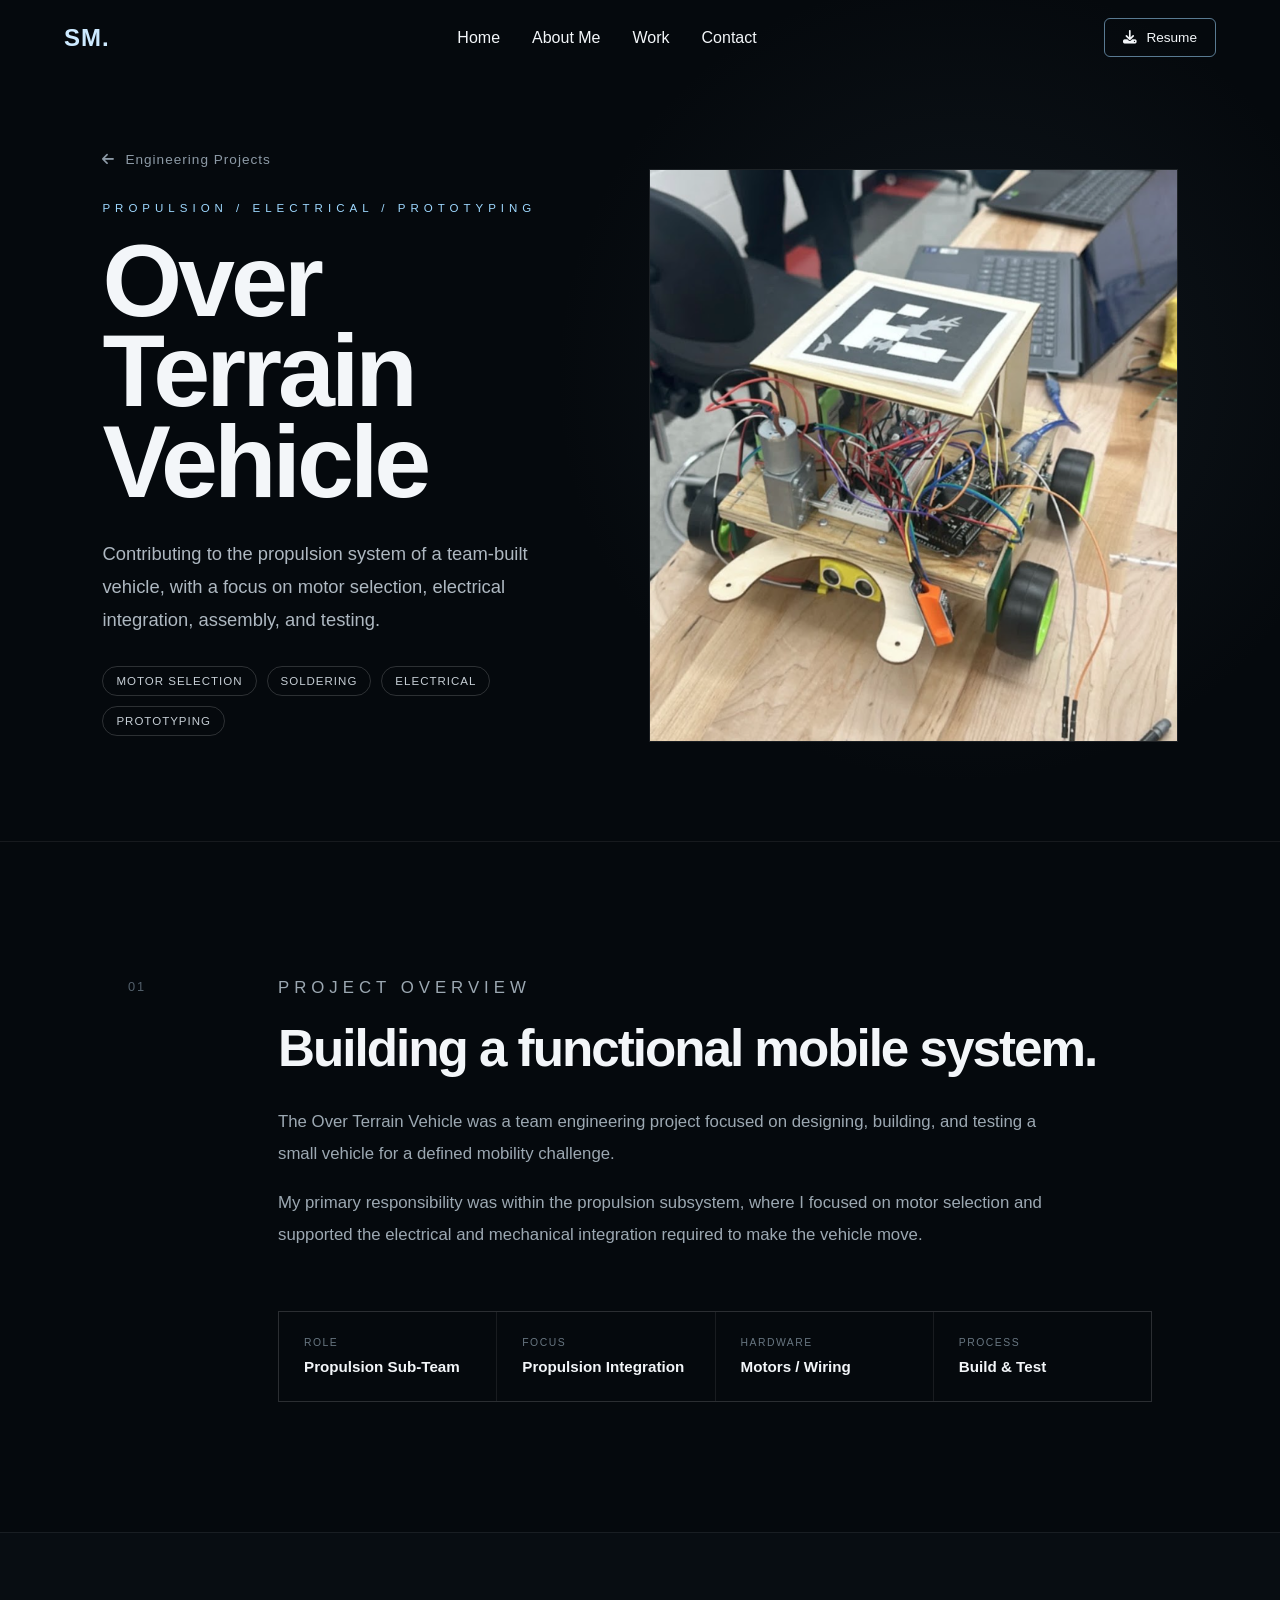
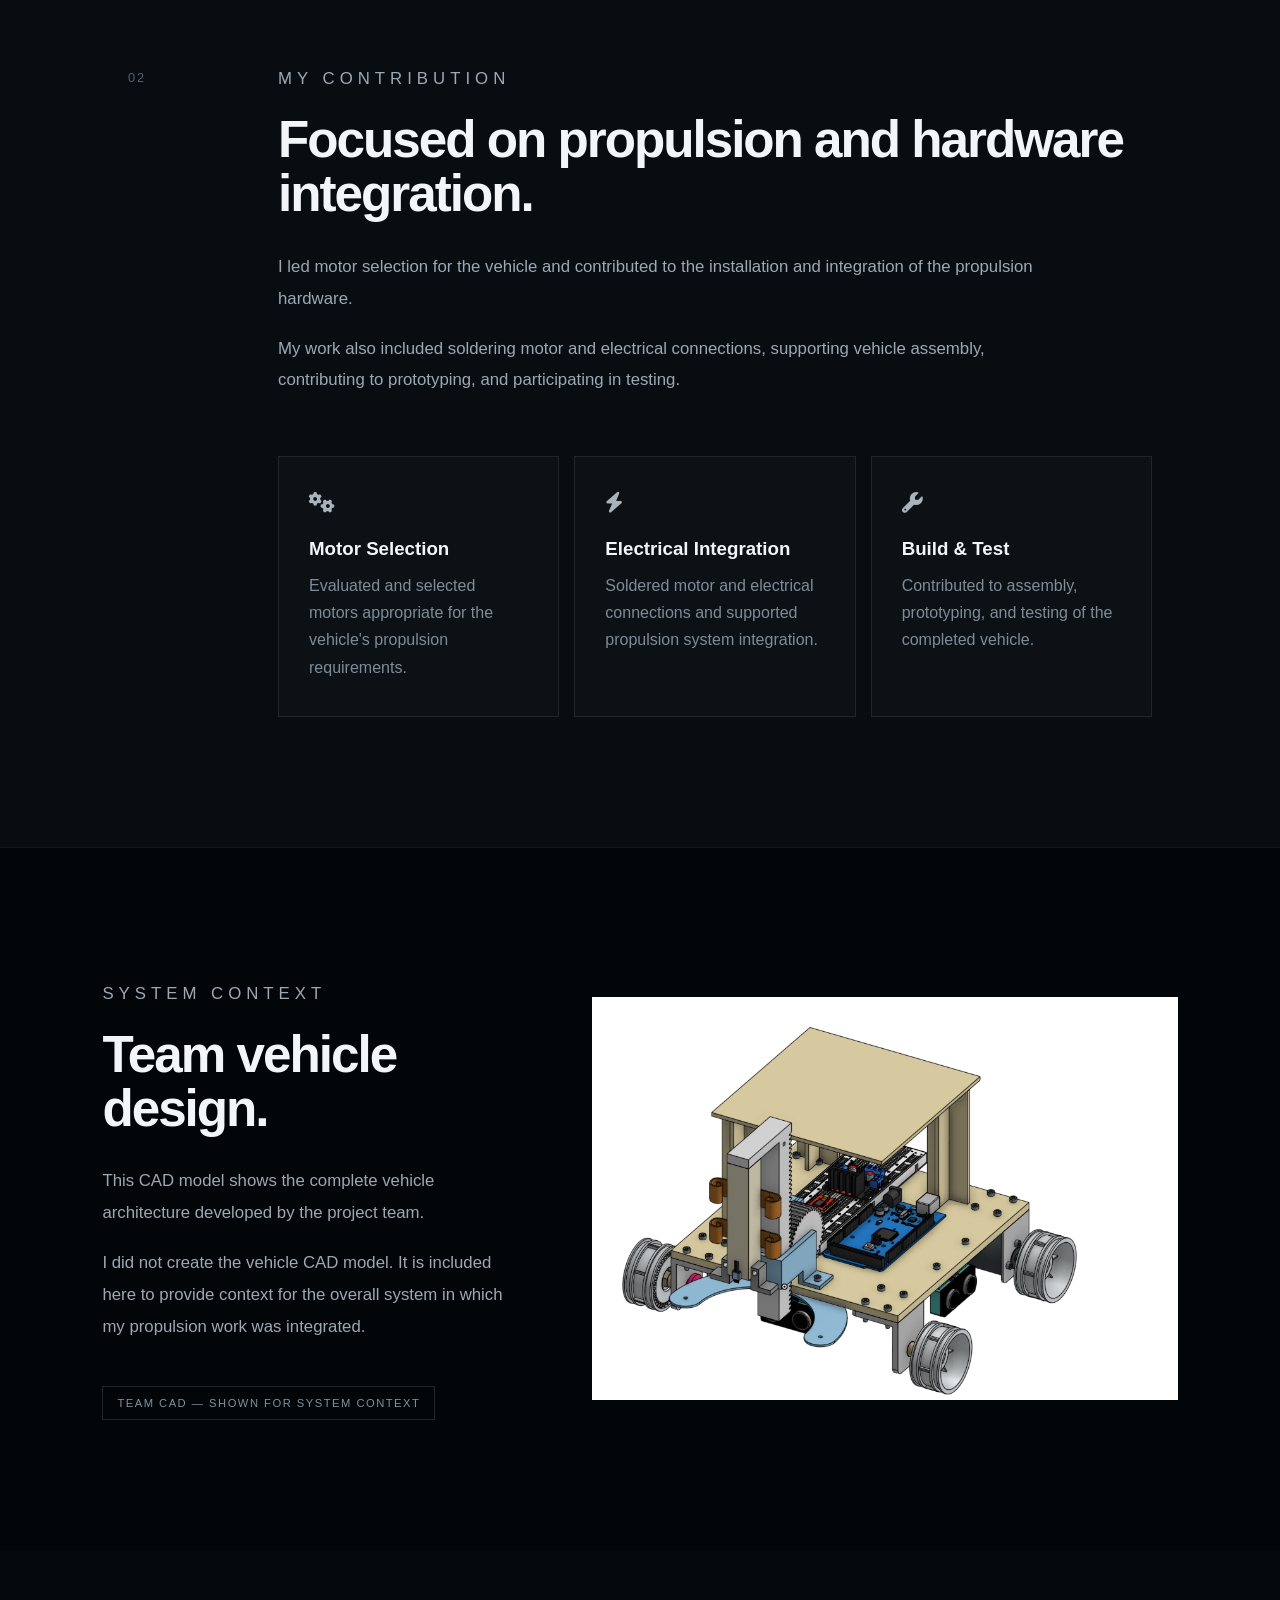
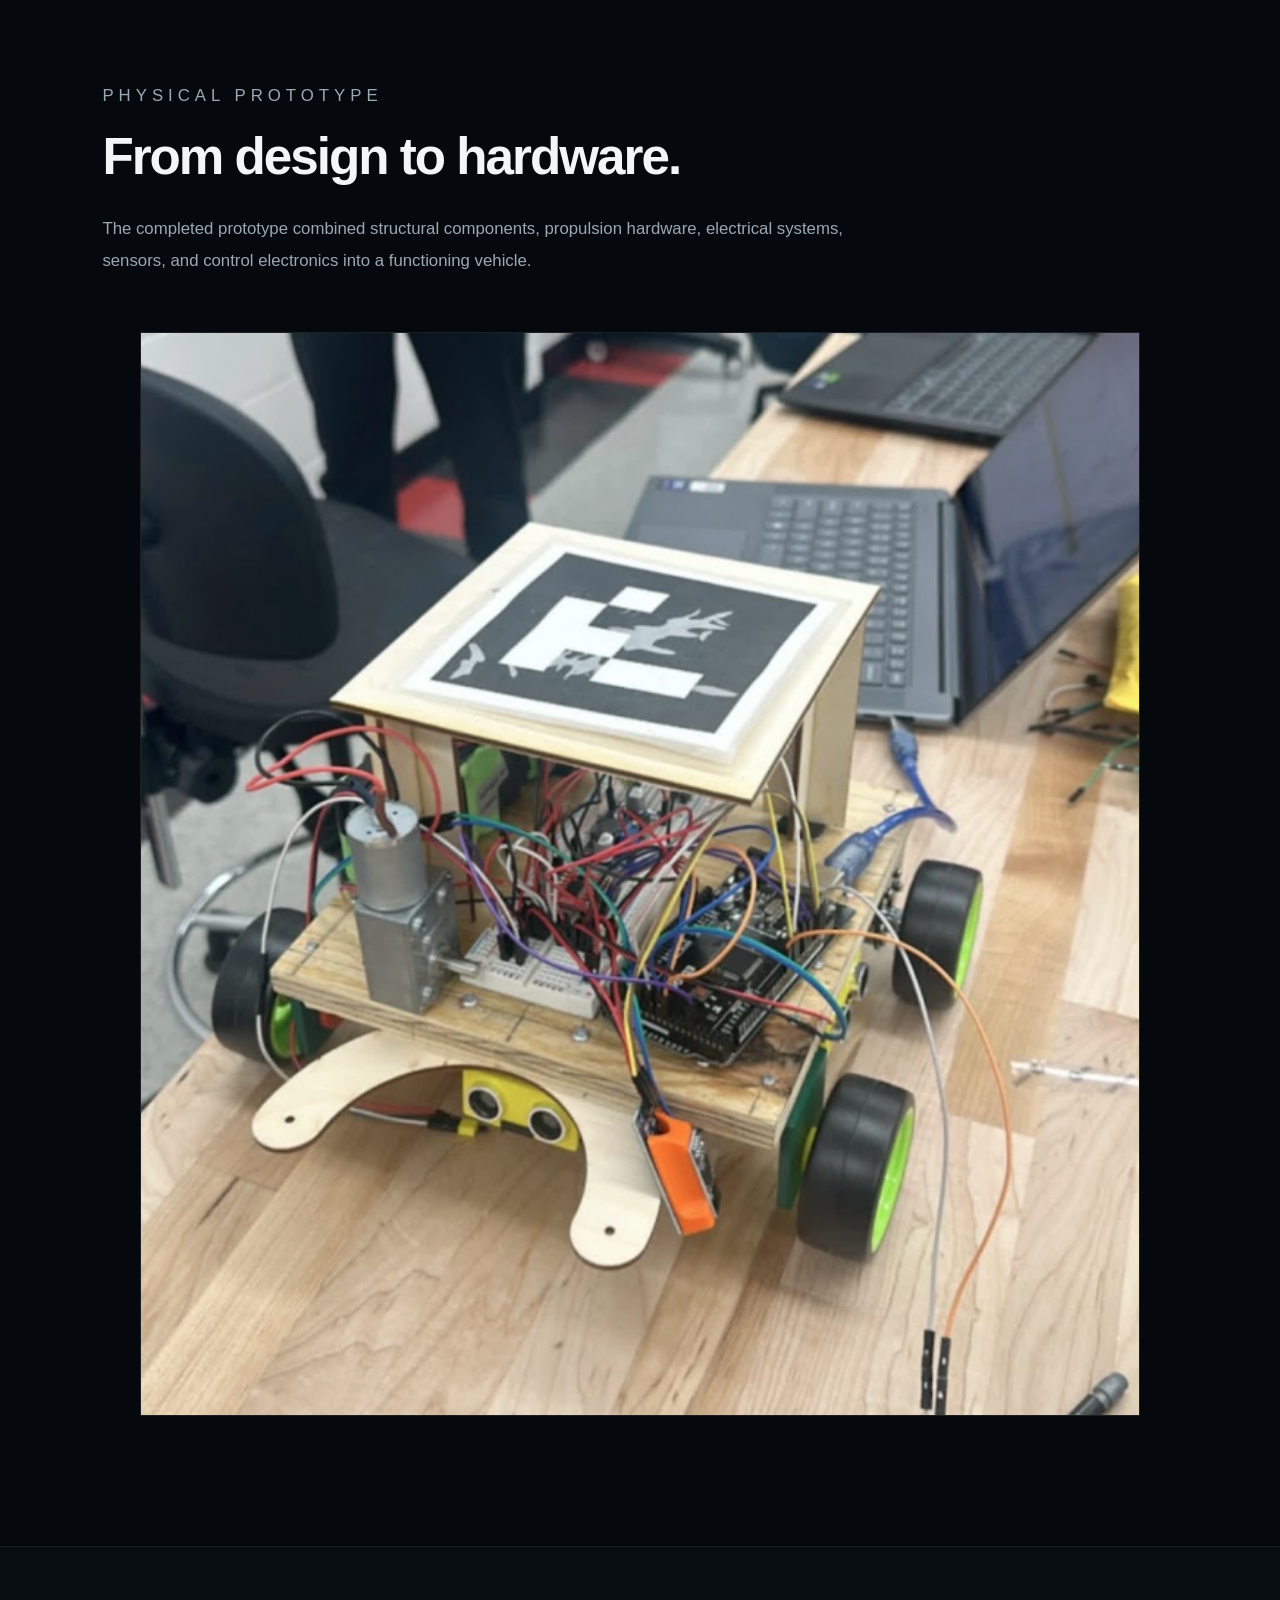
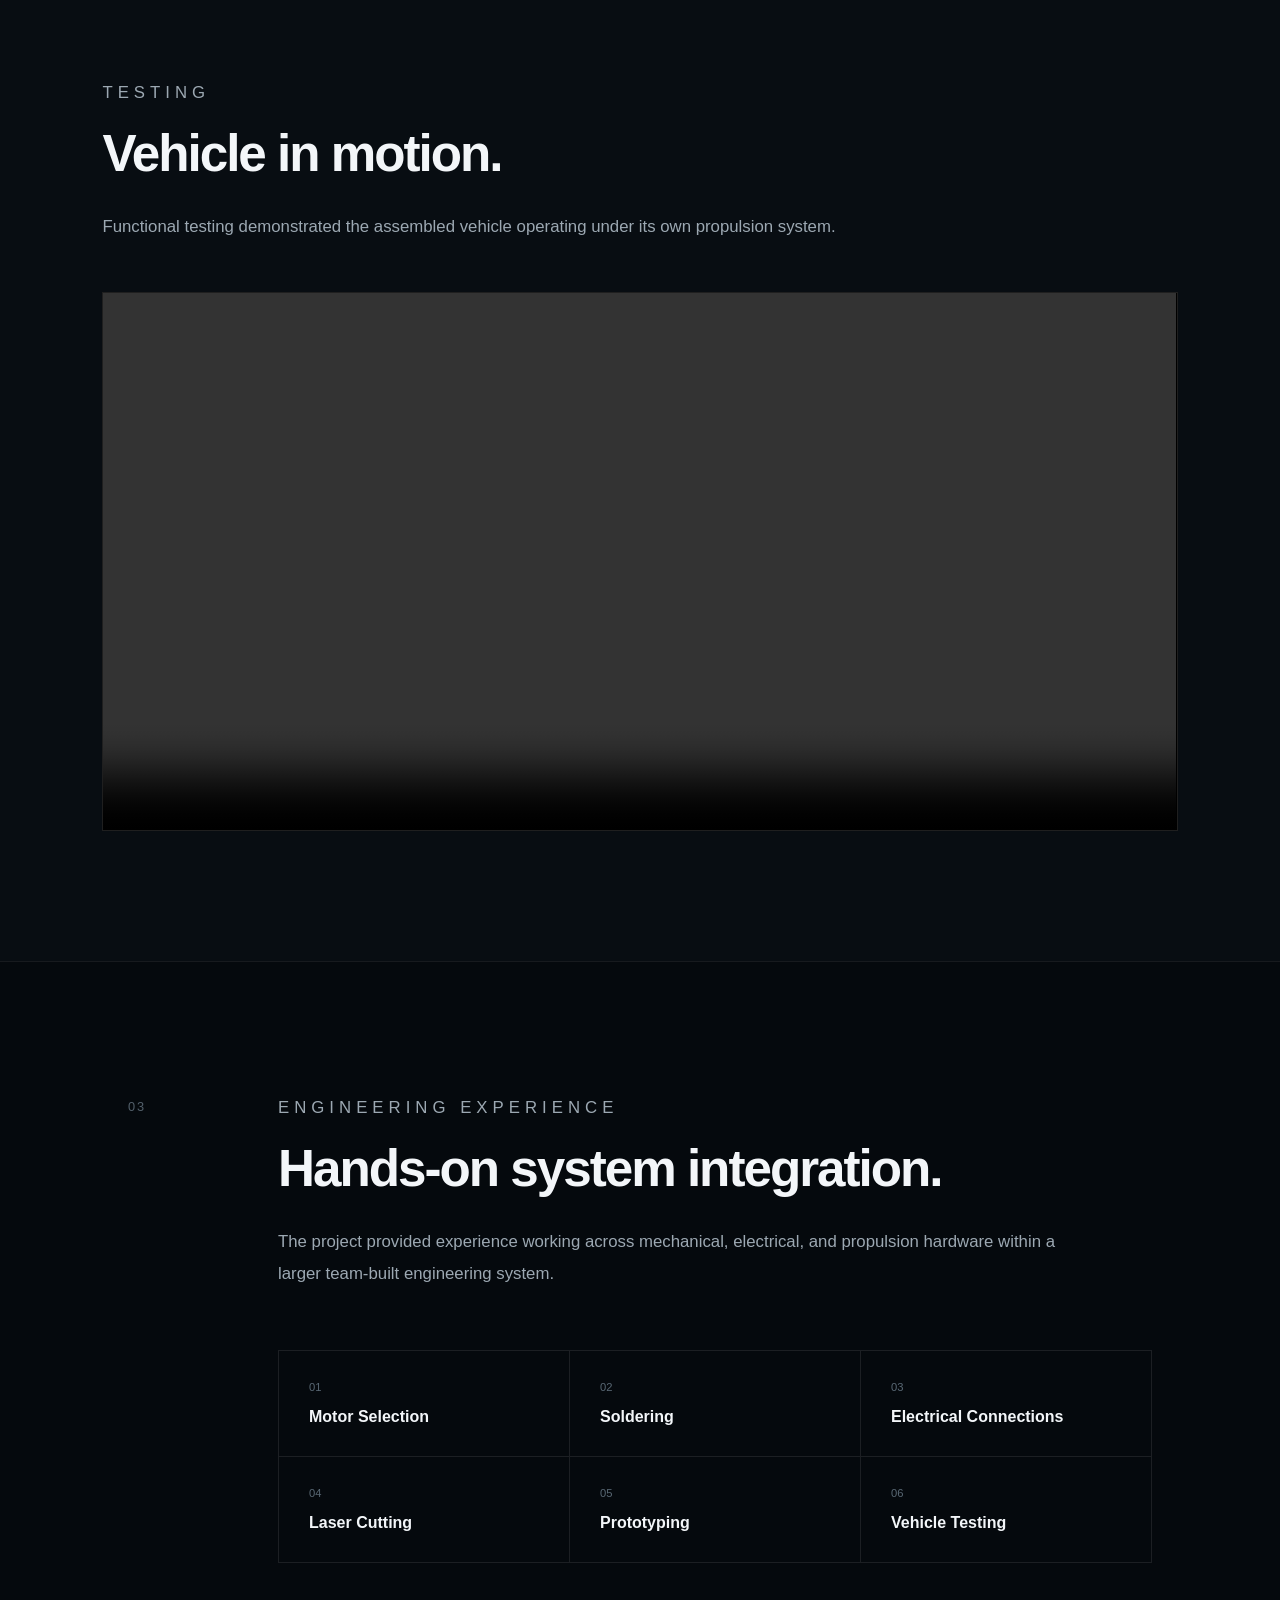
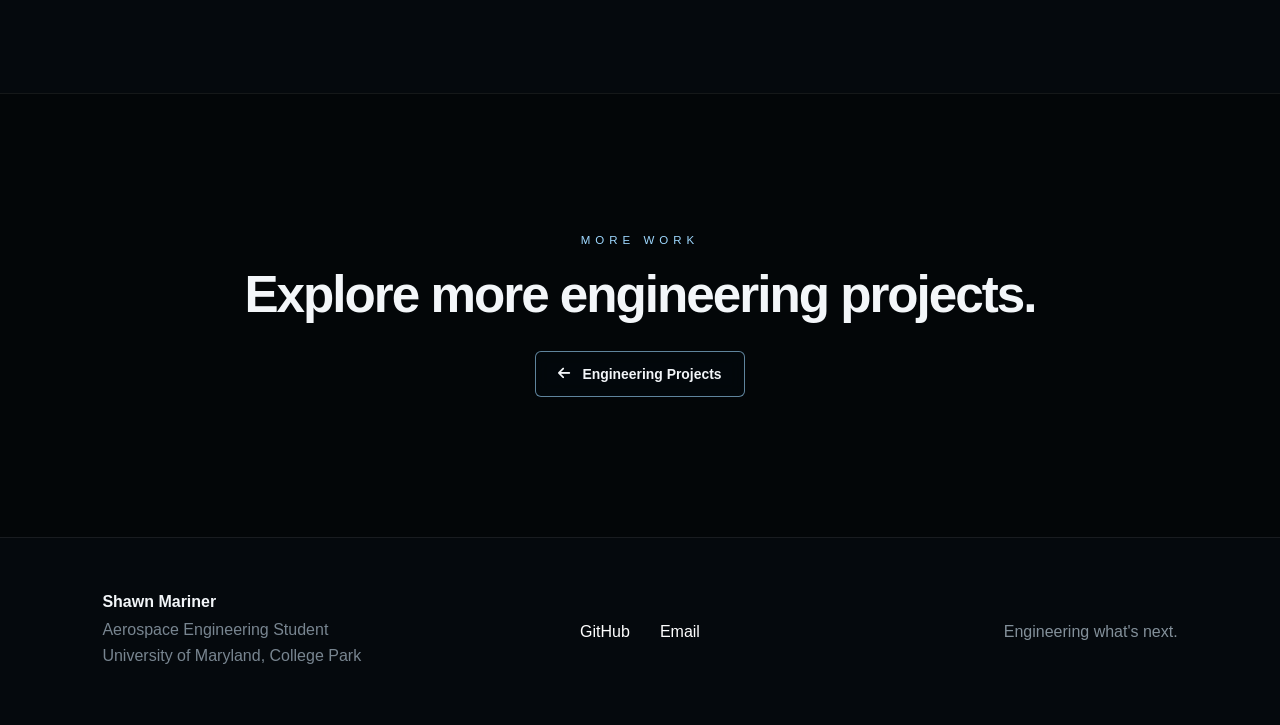
<file: over-terrain-vehicle.html>
<!DOCTYPE html>
<html lang="en">
<head>
    <meta charset="UTF-8">
    <meta name="viewport" content="width=device-width, initial-scale=1.0">

    <title>Over Terrain Vehicle | Shawn Mariner</title>

    <link rel="stylesheet" href="style.css">

    <link rel="stylesheet"
          href="https://cdnjs.cloudflare.com/ajax/libs/font-awesome/6.5.0/css/all.min.css">
</head>

<body>

<header class="navbar">

    <a href="index.html" class="logo">SM<span>.</span></a>

    <nav>
        <a href="index.html">Home</a>
        <a href="index.html#about">About Me</a>
        <a href="projects.html" class="active">Work</a>
        <a href="index.html#contact">Contact</a>
    </nav>

    <a href="Shawn_Mariner_Resume_2026.pdf"
       class="resume-button"
       target="_blank">
        <i class="fa-solid fa-download"></i>
        Resume
    </a>

</header>


<!-- ================= HERO ================= -->

<section class="otv-hero">

    <div class="otv-hero-text reveal">

        <a href="projects.html" class="back-link">
            <i class="fa-solid fa-arrow-left"></i>
            Engineering Projects
        </a>

        <p class="eyebrow">
            PROPULSION / ELECTRICAL / PROTOTYPING
        </p>

        <h1>
            Over Terrain<br>Vehicle
        </h1>

        <p class="otv-intro">
            Contributing to the propulsion system of a team-built vehicle,
            with a focus on motor selection, electrical integration,
            assembly, and testing.
        </p>

        <div class="project-tags">
            <span>Motor Selection</span>
            <span>Soldering</span>
            <span>Electrical</span>
            <span>Prototyping</span>
        </div>

    </div>


    <div class="otv-hero-image reveal">

        <img
            src="bf822329-883f-47c8-8b30-da67b850ad04.png"
            alt="Built Over Terrain Vehicle prototype">

    </div>

</section>


<!-- ================= OVERVIEW ================= -->

<section class="otv-section">

    <div class="otv-section-number">01</div>

    <div class="otv-section-content reveal">

        <p class="eyebrow">PROJECT OVERVIEW</p>

        <h2>Building a functional mobile system.</h2>

        <p>
            The Over Terrain Vehicle was a team engineering project focused
            on designing, building, and testing a small vehicle for a defined
            mobility challenge.
        </p>

        <p>
            My primary responsibility was within the propulsion subsystem,
            where I focused on motor selection and supported the electrical
            and mechanical integration required to make the vehicle move.
        </p>


        <div class="otv-info-grid">

            <div>
                <span>ROLE</span>
                <strong>Propulsion Sub-Team</strong>
            </div>

            <div>
                <span>FOCUS</span>
                <strong>Propulsion Integration</strong>
            </div>

            <div>
                <span>HARDWARE</span>
                <strong>Motors / Wiring</strong>
            </div>

            <div>
                <span>PROCESS</span>
                <strong>Build &amp; Test</strong>
            </div>

        </div>

    </div>

</section>


<!-- ================= MY ROLE ================= -->

<section class="otv-section otv-dark-section">

    <div class="otv-section-number">02</div>

    <div class="otv-section-content reveal">

        <p class="eyebrow">MY CONTRIBUTION</p>

        <h2>Focused on propulsion and hardware integration.</h2>

        <p>
            I led motor selection for the vehicle and contributed to the
            installation and integration of the propulsion hardware.
        </p>

        <p>
            My work also included soldering motor and electrical connections,
            supporting vehicle assembly, contributing to prototyping, and
            participating in testing.
        </p>


        <div class="otv-design-cards">

            <div class="otv-design-card">

                <i class="fa-solid fa-gears"></i>

                <h3>Motor Selection</h3>

                <p>
                    Evaluated and selected motors appropriate for the
                    vehicle's propulsion requirements.
                </p>

            </div>


            <div class="otv-design-card">

                <i class="fa-solid fa-bolt"></i>

                <h3>Electrical Integration</h3>

                <p>
                    Soldered motor and electrical connections and supported
                    propulsion system integration.
                </p>

            </div>


            <div class="otv-design-card">

                <i class="fa-solid fa-wrench"></i>

                <h3>Build &amp; Test</h3>

                <p>
                    Contributed to assembly, prototyping, and testing of the
                    completed vehicle.
                </p>

            </div>

        </div>

    </div>

</section>


<!-- ================= TEAM CAD ================= -->

<section class="otv-cad-section">

    <div class="otv-cad-text reveal">

        <p class="eyebrow">SYSTEM CONTEXT</p>

        <h2>Team vehicle design.</h2>

        <p>
            This CAD model shows the complete vehicle architecture developed
            by the project team.
        </p>

        <p>
            I did not create the vehicle CAD model. It is included here to
            provide context for the overall system in which my propulsion
            work was integrated.
        </p>

        <div class="team-context-label">
            TEAM CAD — SHOWN FOR SYSTEM CONTEXT
        </div>

    </div>


    <div class="otv-cad-image reveal">

        <img
            src="168836b6-b684-4f69-9db9-c9882c48457d.png"
            alt="Team CAD model of the Over Terrain Vehicle">

    </div>

</section>


<!-- ================= BUILT VEHICLE ================= -->

<section class="otv-built-section">

    <div class="otv-built-heading reveal">

        <p class="eyebrow">PHYSICAL PROTOTYPE</p>

        <h2>From design to hardware.</h2>

        <p>
            The completed prototype combined structural components,
            propulsion hardware, electrical systems, sensors, and control
            electronics into a functioning vehicle.
        </p>

    </div>


    <div class="otv-built-image reveal">

        <img
            src="bf822329-883f-47c8-8b30-da67b850ad04.png"
            alt="Physical Over Terrain Vehicle prototype">

    </div>

</section>


<!-- ================= VIDEO ================= -->

<section class="otv-video-section">

    <div class="otv-video-heading reveal">

        <p class="eyebrow">TESTING</p>

        <h2>Vehicle in motion.</h2>

        <p>
            Functional testing demonstrated the assembled vehicle operating
            under its own propulsion system.
        </p>

    </div>


    <div class="otv-video-container reveal">

        <video controls playsinline preload="metadata">

            <source
                src="httpsvgroupmecom11019665620251121T005206Z3460a6f53840x2160r0mp4_..MP4"
                type="video/mp4">

            Your browser does not support HTML5 video.

        </video>

    </div>

</section>


<!-- ================= SKILLS ================= -->

<section class="otv-section">

    <div class="otv-section-number">03</div>

    <div class="otv-section-content reveal">

        <p class="eyebrow">ENGINEERING EXPERIENCE</p>

        <h2>Hands-on system integration.</h2>

        <p>
            The project provided experience working across mechanical,
            electrical, and propulsion hardware within a larger team-built
            engineering system.
        </p>


        <div class="otv-skills-grid">

            <div>
                <span>01</span>
                <strong>Motor Selection</strong>
            </div>

            <div>
                <span>02</span>
                <strong>Soldering</strong>
            </div>

            <div>
                <span>03</span>
                <strong>Electrical Connections</strong>
            </div>

            <div>
                <span>04</span>
                <strong>Laser Cutting</strong>
            </div>

            <div>
                <span>05</span>
                <strong>Prototyping</strong>
            </div>

            <div>
                <span>06</span>
                <strong>Vehicle Testing</strong>
            </div>

        </div>

    </div>

</section>


<!-- ================= MORE WORK ================= -->

<section class="otv-more">

    <div class="reveal">

        <p class="eyebrow">MORE WORK</p>

        <h2>Explore more engineering projects.</h2>

        <a href="projects.html"
           class="button secondary-button">

            <i class="fa-solid fa-arrow-left"></i>
            Engineering Projects

        </a>

    </div>

</section>


<!-- ================= FOOTER ================= -->

<footer>

    <div>

        <strong>Shawn Mariner</strong>

        <p>Aerospace Engineering Student</p>

        <p>University of Maryland, College Park</p>

    </div>


    <div class="footer-links">

        <a href="https://github.com/ShawnMariner"
           target="_blank">
            GitHub
        </a>

        <a href="mailto:smarine1@terpmail.umd.edu">
            Email
        </a>

    </div>


    <p class="footer-tagline">
        Engineering what's next.
    </p>

</footer>


<script src="script.js"></script>

</body>
</html>
</file>
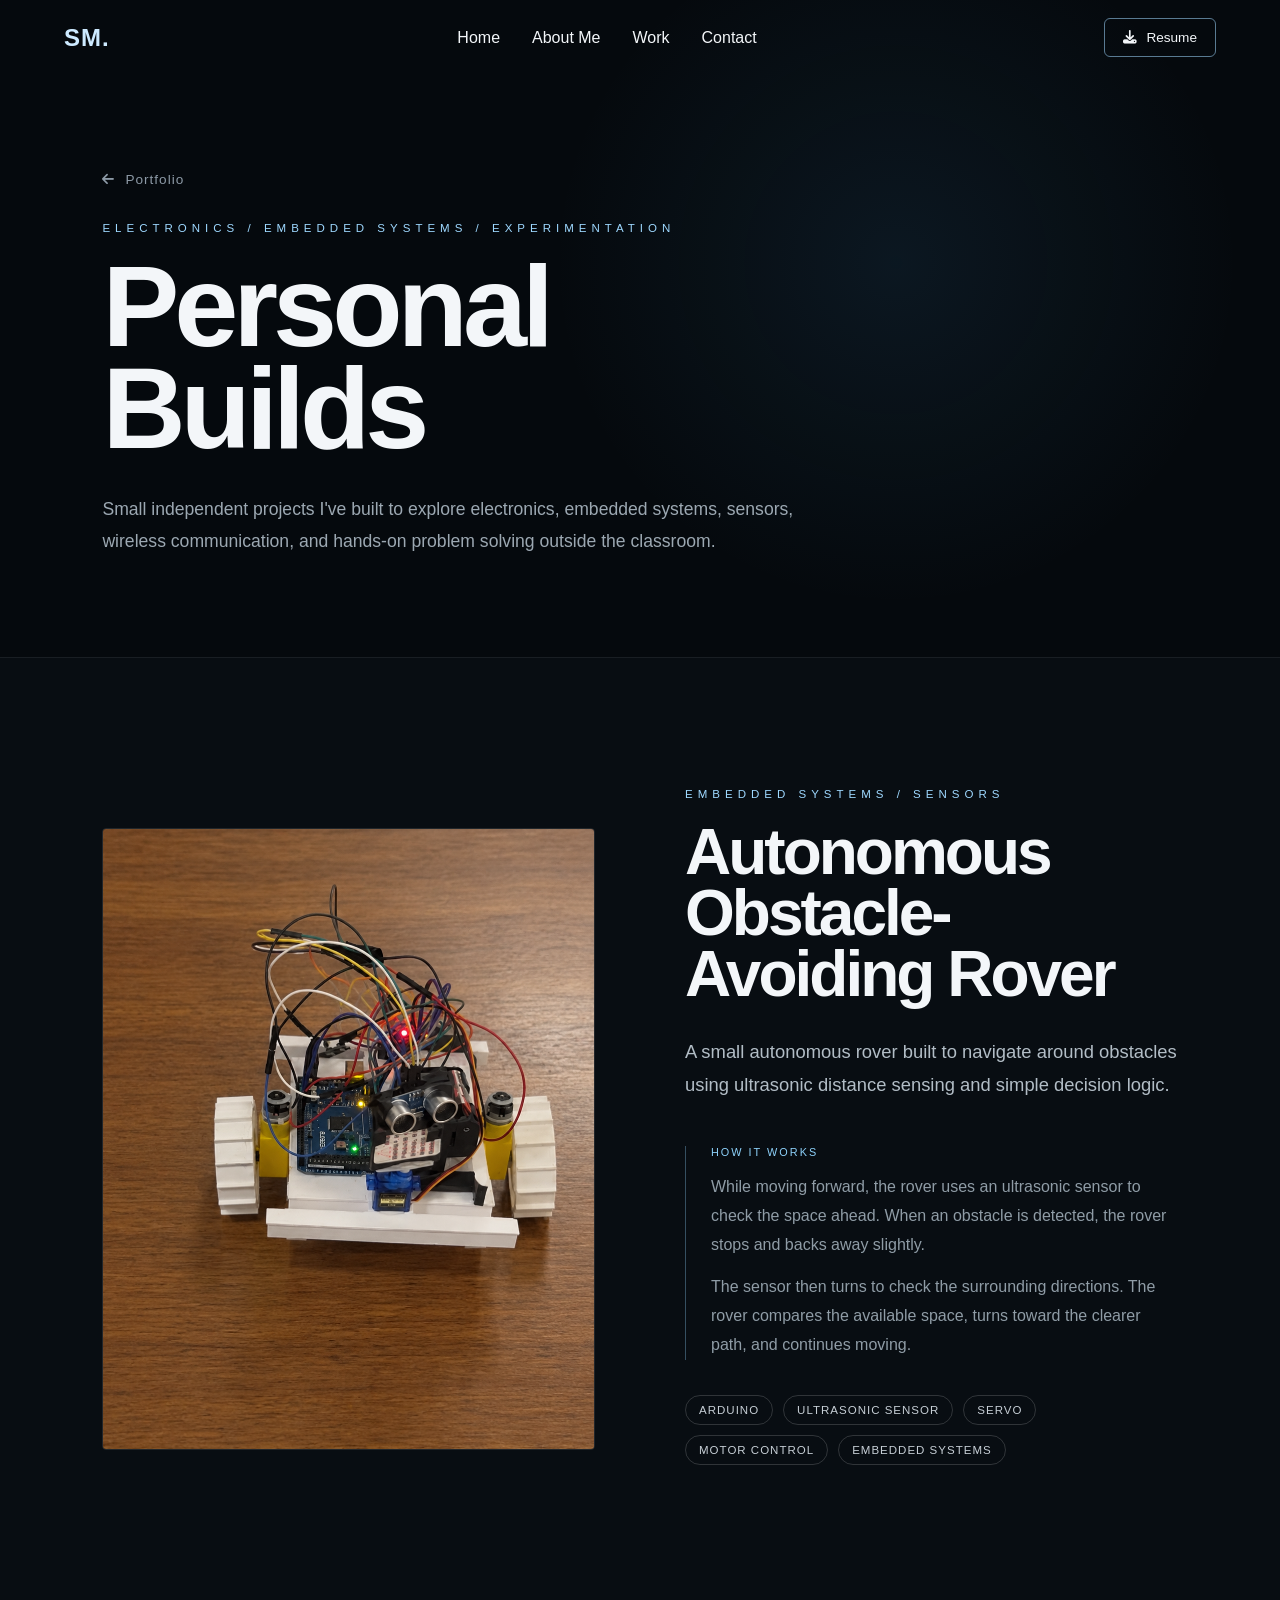
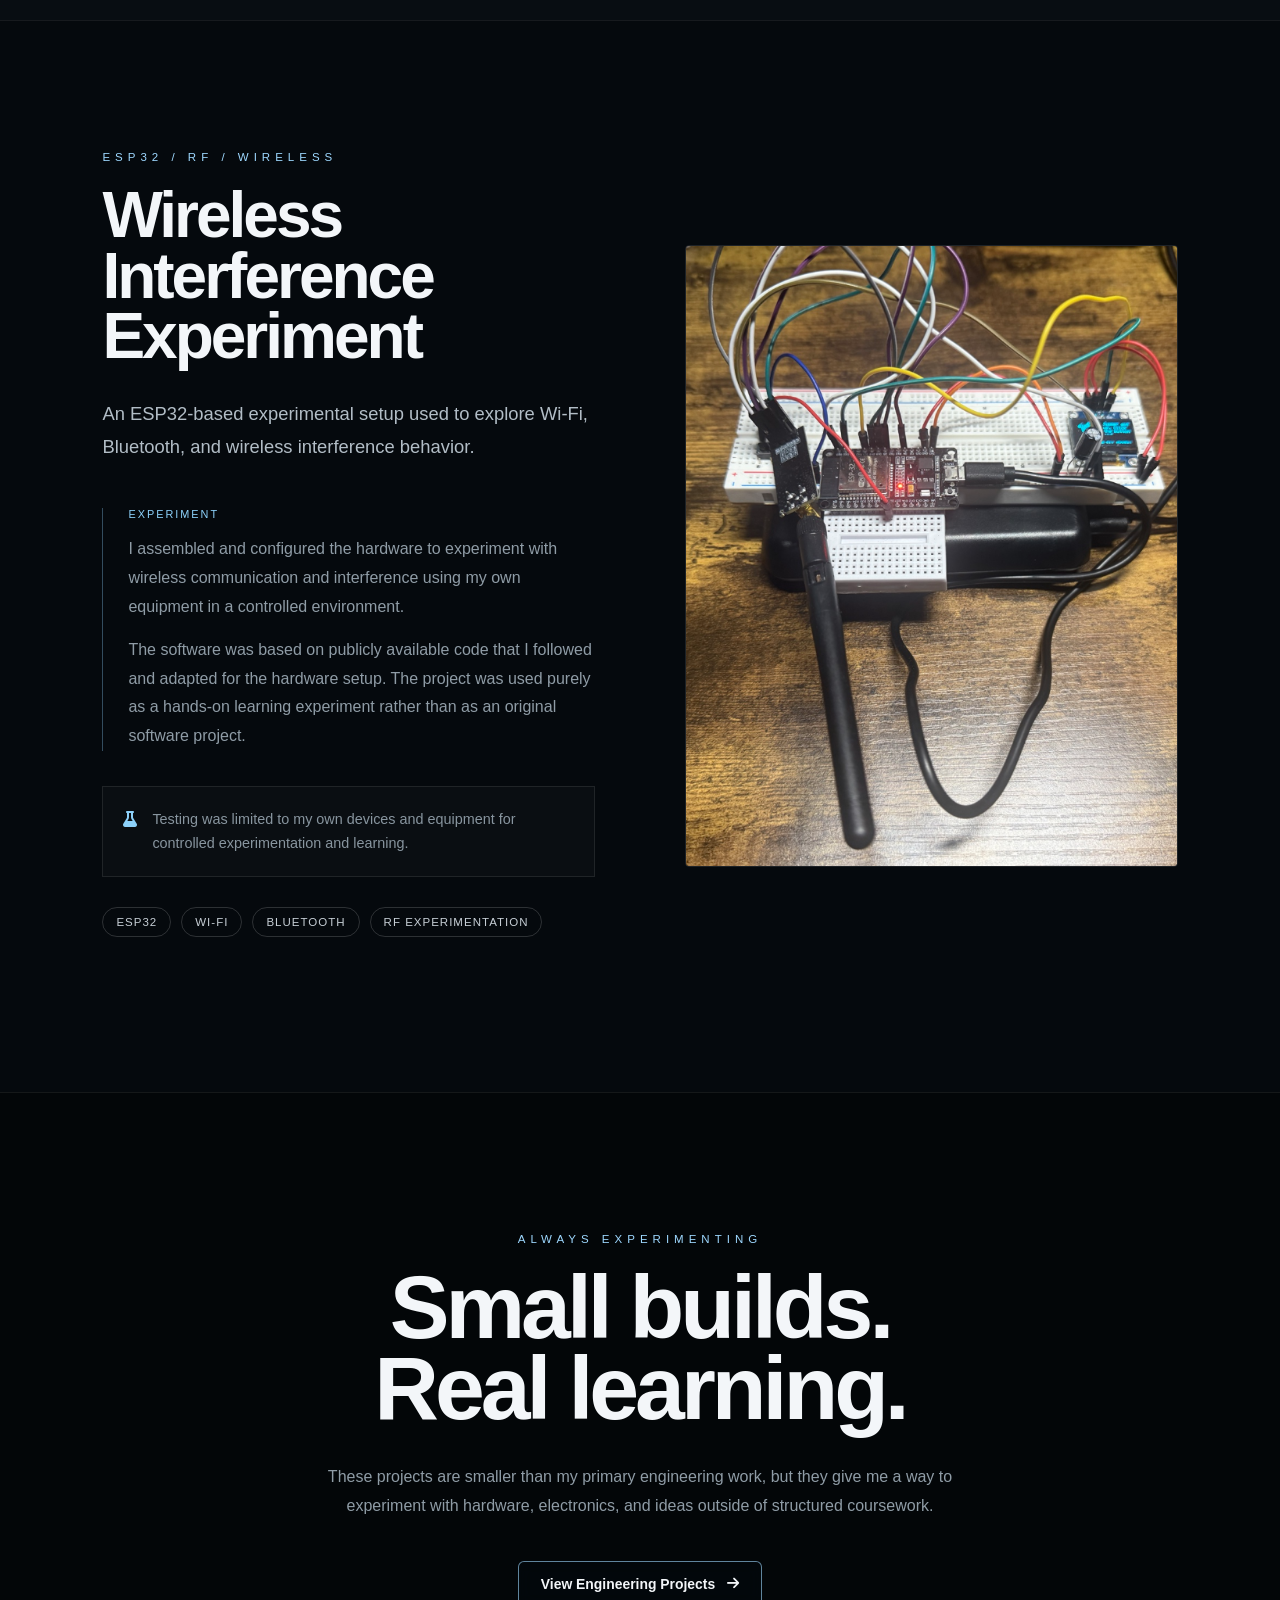
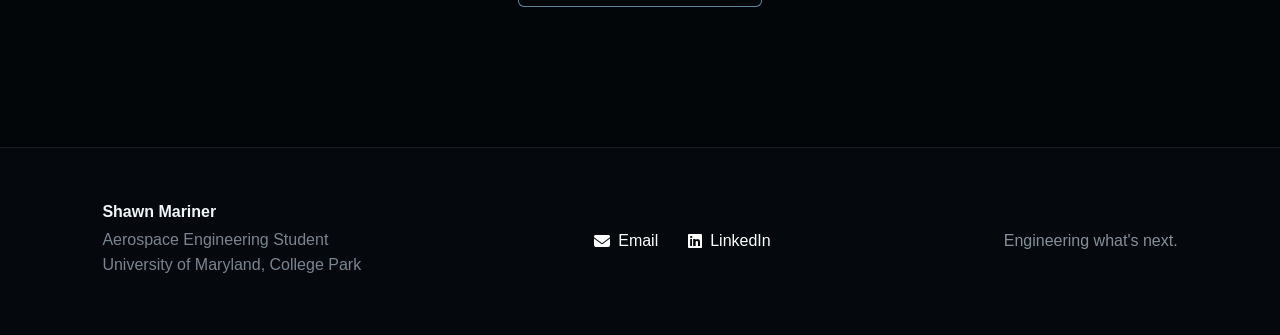
<file: personal-builds.html>
<!DOCTYPE html>
<html lang="en">

<head>
    <meta charset="UTF-8">
    <meta name="viewport" content="width=device-width, initial-scale=1.0">

    <title>Personal Builds | Shawn Mariner</title>

    <link rel="stylesheet" href="style.css">

    <link rel="stylesheet"
          href="https://cdnjs.cloudflare.com/ajax/libs/font-awesome/6.5.0/css/all.min.css">
</head>

<body>


<!-- ================= NAVBAR ================= -->

<header class="navbar">

    <a href="index.html" class="logo">
        SM<span>.</span>
    </a>

    <nav>
        <a href="index.html">Home</a>
        <a href="index.html#about">About Me</a>
        <a href="projects.html">Work</a>
        <a href="index.html#contact">Contact</a>
    </nav>

    <a href="Shawn_Mariner_Resume_2026.pdf"
       class="resume-button"
       target="_blank">

        <i class="fa-solid fa-download"></i>
        Resume

    </a>

</header>


<!-- ================= HERO ================= -->

<section class="personal-hero">

    <div class="reveal">

        <a href="index.html#work" class="back-link">
            <i class="fa-solid fa-arrow-left"></i>
            Portfolio
        </a>

        <p class="eyebrow">
            ELECTRONICS / EMBEDDED SYSTEMS / EXPERIMENTATION
        </p>

        <h1>
            Personal<br>Builds
        </h1>

        <p>
            Small independent projects I've built to explore electronics,
            embedded systems, sensors, wireless communication, and
            hands-on problem solving outside the classroom.
        </p>

    </div>

</section>


<!-- =====================================================
     AUTONOMOUS ROVER
===================================================== -->

<section class="personal-build">

    <div class="personal-build-image reveal">

        <img
            src="eb4ece2a-d9dd-4ccb-adfe-2a0ccc055be1.png"
            alt="Autonomous obstacle-avoiding rover">

    </div>


    <div class="personal-build-content reveal">

        <p class="eyebrow">
            EMBEDDED SYSTEMS / SENSORS
        </p>

        <h2>
            Autonomous<br>Obstacle-Avoiding Rover
        </h2>

        <p class="build-description">
            A small autonomous rover built to navigate around obstacles
            using ultrasonic distance sensing and simple decision logic.
        </p>


        <div class="build-detail">

            <span>HOW IT WORKS</span>

            <p>
                While moving forward, the rover uses an ultrasonic sensor
                to check the space ahead. When an obstacle is detected,
                the rover stops and backs away slightly.
            </p>

            <p>
                The sensor then turns to check the surrounding directions.
                The rover compares the available space, turns toward the
                clearer path, and continues moving.
            </p>

        </div>


        <div class="project-tags">

            <span>Arduino</span>
            <span>Ultrasonic Sensor</span>
            <span>Servo</span>
            <span>Motor Control</span>
            <span>Embedded Systems</span>

        </div>

    </div>

</section>


<!-- =====================================================
     WIRELESS EXPERIMENT
===================================================== -->

<section class="personal-build personal-build-reverse">

    <div class="personal-build-image reveal">

        <img
            src="86e950f6-7364-431d-956d-c39e416c35b7.png"
            alt="ESP32 wireless experimentation setup">

    </div>


    <div class="personal-build-content reveal">

        <p class="eyebrow">
            ESP32 / RF / WIRELESS
        </p>

        <h2>
            Wireless Interference<br>Experiment
        </h2>

        <p class="build-description">
            An ESP32-based experimental setup used to explore Wi-Fi,
            Bluetooth, and wireless interference behavior.
        </p>


        <div class="build-detail">

            <span>EXPERIMENT</span>

            <p>
                I assembled and configured the hardware to experiment with
                wireless communication and interference using my own
                equipment in a controlled environment.
            </p>

            <p>
                The software was based on publicly available code that I
                followed and adapted for the hardware setup. The project
                was used purely as a hands-on learning experiment rather
                than as an original software project.
            </p>

        </div>


        <div class="build-note">

            <i class="fa-solid fa-flask"></i>

            <p>
                Testing was limited to my own devices and equipment for
                controlled experimentation and learning.
            </p>

        </div>


        <div class="project-tags">

            <span>ESP32</span>
            <span>Wi-Fi</span>
            <span>Bluetooth</span>
            <span>RF Experimentation</span>

        </div>

    </div>

</section>


<!-- ================= MORE ================= -->

<section class="personal-more">

    <div class="reveal">

        <p class="eyebrow">
            ALWAYS EXPERIMENTING
        </p>

        <h2>
            Small builds.<br>
            Real learning.
        </h2>

        <p>
            These projects are smaller than my primary engineering work,
            but they give me a way to experiment with hardware, electronics,
            and ideas outside of structured coursework.
        </p>

        <a href="projects.html"
           class="button secondary-button">

            View Engineering Projects
            <i class="fa-solid fa-arrow-right"></i>

        </a>

    </div>

</section>


<!-- ================= FOOTER ================= -->

<footer class="site-footer">

    <div class="footer-identity">

        <strong>Shawn Mariner</strong>

        <p>Aerospace Engineering Student</p>

        <p>University of Maryland, College Park</p>

    </div>


    <div class="footer-links">

        <a href="mailto:smarine1@terpmail.umd.edu">

            <i class="fa-solid fa-envelope"></i>
            Email

        </a>

        <a href="https://www.linkedin.com/in/shawn-mariner"
           target="_blank"
           rel="noopener noreferrer">

            <i class="fa-brands fa-linkedin"></i>
            LinkedIn

        </a>

    </div>


    <p class="footer-tagline">
        Engineering what's next.
    </p>

</footer>


<script src="script.js"></script>

</body>

</html>
</file>
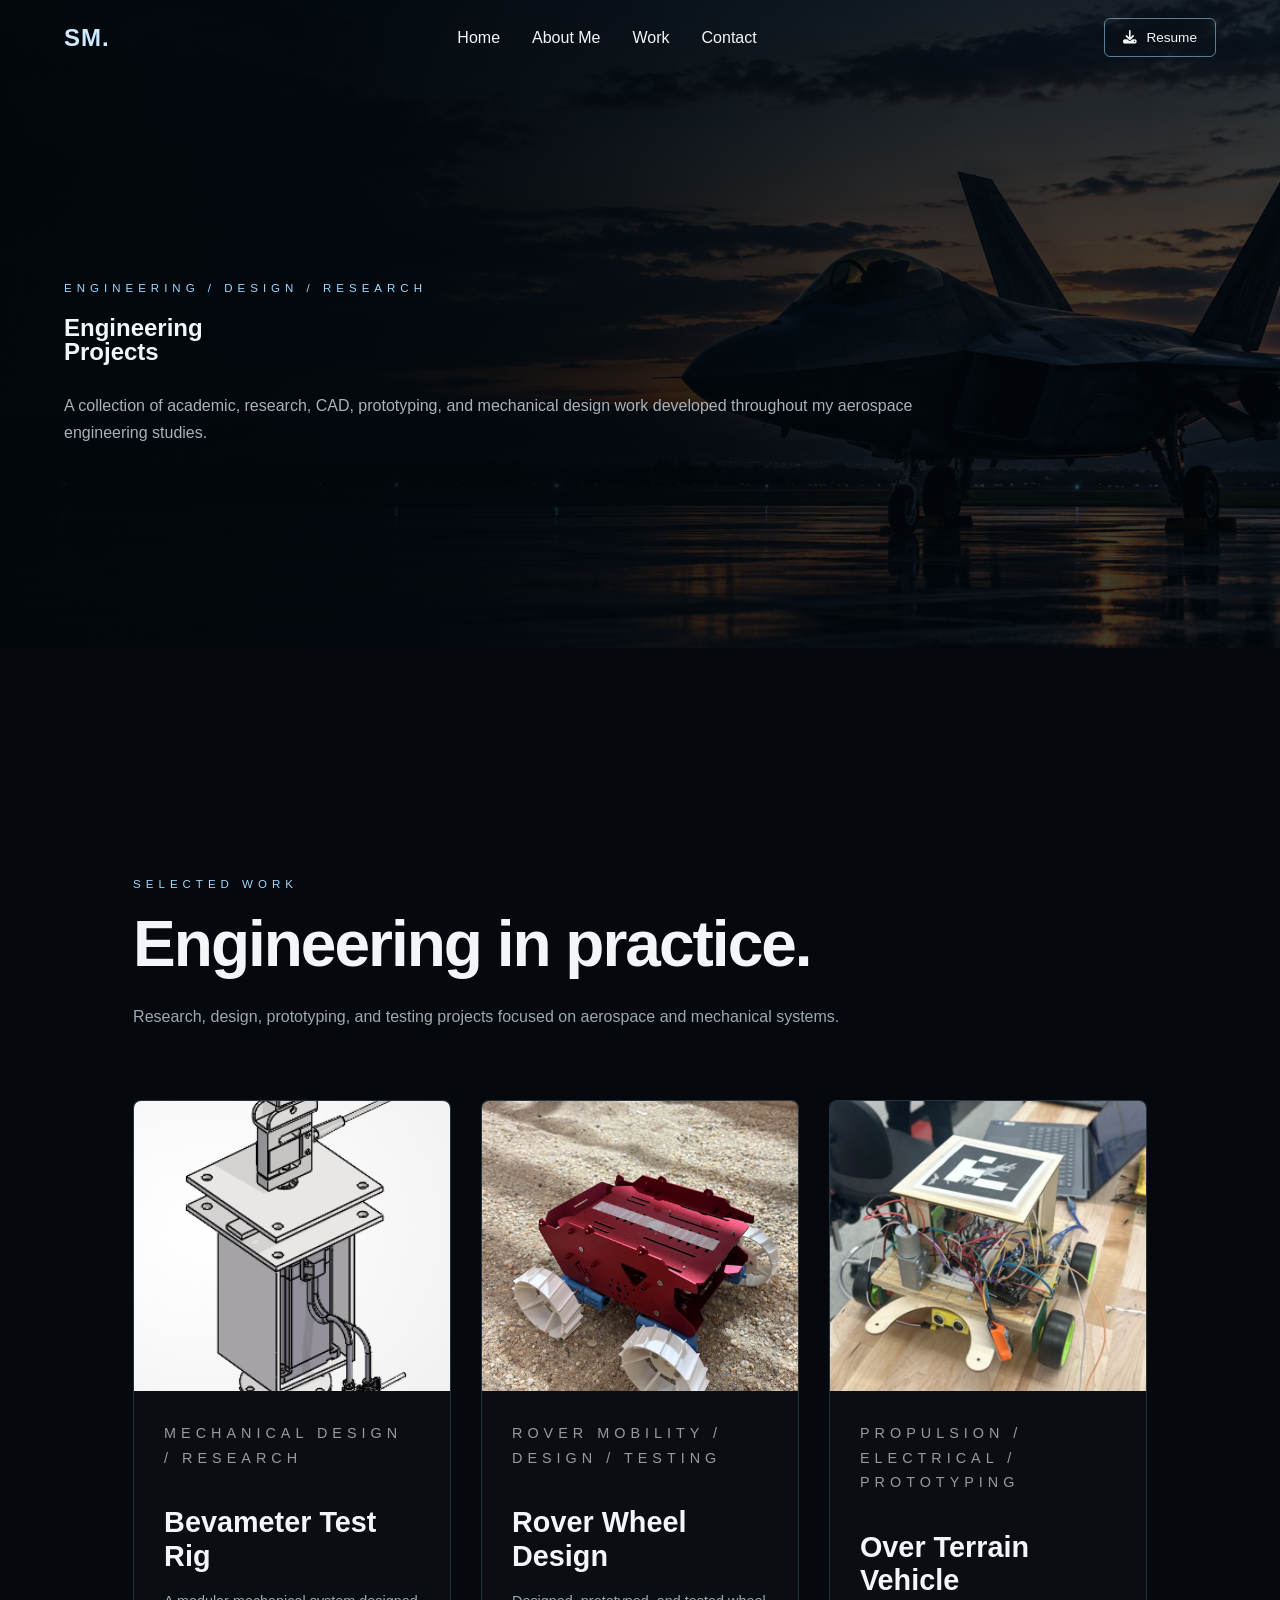
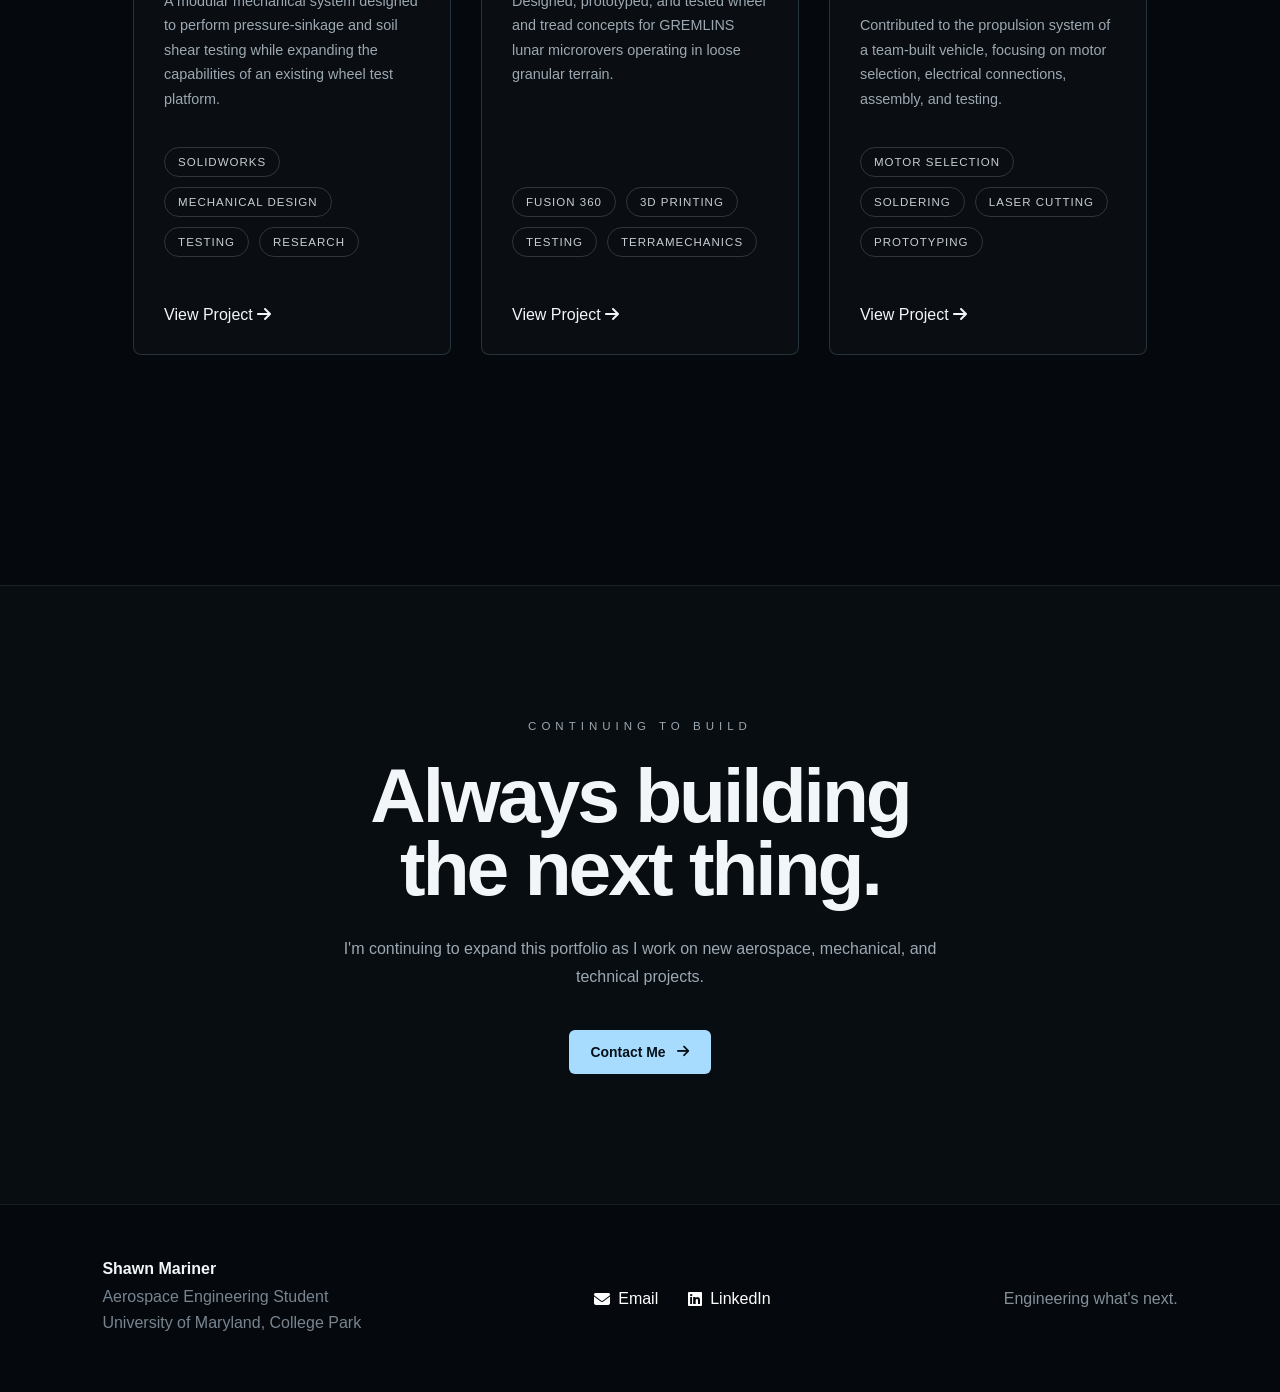
<file: projects.html>
<!DOCTYPE html>
<html lang="en">

<head>
    <meta charset="UTF-8">
    <meta name="viewport" content="width=device-width, initial-scale=1.0">

    <title>Engineering Projects | Shawn Mariner</title>

    <link rel="stylesheet" href="style.css">

    <link rel="stylesheet"
          href="https://cdnjs.cloudflare.com/ajax/libs/font-awesome/6.5.0/css/all.min.css">
</head>


<body>


<!-- ================= NAVBAR ================= -->

<header class="navbar">

    <a href="index.html" class="logo">
        SM<span>.</span>
    </a>

    <nav>
        <a href="index.html">Home</a>
        <a href="index.html#about">About Me</a>
        <a href="projects.html" class="active">Work</a>
        <a href="index.html#contact">Contact</a>
    </nav>

    <a href="Shawn_Mariner_Resume_2026.pdf"
       class="resume-button"
       target="_blank">

        <i class="fa-solid fa-download"></i>
        Resume

    </a>

</header>



<!-- ================= HERO ================= -->

<section class="projects-page-hero">

    <div class="reveal">

        <p class="eyebrow">
            ENGINEERING / DESIGN / RESEARCH
        </p>

        <h1>
            Engineering<br>
            Projects
        </h1>

        <p>
            A collection of academic, research, CAD, prototyping,
            and mechanical design work developed throughout my
            aerospace engineering studies.
        </p>

    </div>

</section>



<!-- ================= PROJECTS ================= -->

<section class="projects-page-content">

    <div class="projects-page-section">


        <div class="section-heading reveal">

            <p class="eyebrow">
                SELECTED WORK
            </p>

            <h2>
                Engineering in practice.
            </h2>

            <p>
                Research, design, prototyping, and testing projects
                focused on aerospace and mechanical systems.
            </p>

        </div>



        <div class="projects-page-grid">


            <!-- ================= BEVAMETER ================= -->

            <a href="bevameter.html"
               class="project-page-card reveal">

                <div class="project-page-image">

                    <img
                        src="42a54080-1a52-4621-a445-3c2a901e2fcb.png"
                        alt="SOLIDWORKS assembly of Bevameter test rig">

                </div>


                <div class="project-page-card-content">

                    <p class="eyebrow">
                        MECHANICAL DESIGN / RESEARCH
                    </p>

                    <h3>
                        Bevameter Test Rig
                    </h3>

                    <p>
                        A modular mechanical system designed to perform
                        pressure-sinkage and soil shear testing while
                        expanding the capabilities of an existing wheel
                        test platform.
                    </p>


                    <div class="project-tags">

                        <span>SOLIDWORKS</span>
                        <span>Mechanical Design</span>
                        <span>Testing</span>
                        <span>Research</span>

                    </div>


                    <div class="project-card-link">

                        View Project

                        <i class="fa-solid fa-arrow-right"></i>

                    </div>

                </div>

            </a>



            <!-- ================= ROVER WHEEL ================= -->

            <a href="rover-wheel.html"
               class="project-page-card reveal">

                <div class="project-page-image">

                    <img
                        src="5c97f1b4-a732-4805-8f6d-0eb6abeb4d59.png"
                        alt="GREMLINS microrover testing prototype wheels">

                </div>


                <div class="project-page-card-content">

                    <p class="eyebrow">
                        ROVER MOBILITY / DESIGN / TESTING
                    </p>

                    <h3>
                        Rover Wheel Design
                    </h3>

                    <p>
                        Designed, prototyped, and tested wheel and tread
                        concepts for GREMLINS lunar microrovers operating
                        in loose granular terrain.
                    </p>


                    <div class="project-tags">

                        <span>Fusion 360</span>
                        <span>3D Printing</span>
                        <span>Testing</span>
                        <span>Terramechanics</span>

                    </div>


                    <div class="project-card-link">

                        View Project

                        <i class="fa-solid fa-arrow-right"></i>

                    </div>

                </div>

            </a>



            <!-- ================= OVER TERRAIN VEHICLE ================= -->

            <a href="over-terrain-vehicle.html"
               class="project-page-card reveal">

                <div class="project-page-image">

                    <img
                        src="bf822329-883f-47c8-8b30-da67b850ad04.png"
                        alt="Over Terrain Vehicle prototype">

                </div>


                <div class="project-page-card-content">

                    <p class="eyebrow">
                        PROPULSION / ELECTRICAL / PROTOTYPING
                    </p>

                    <h3>
                        Over Terrain Vehicle
                    </h3>

                    <p>
                        Contributed to the propulsion system of a team-built
                        vehicle, focusing on motor selection, electrical
                        connections, assembly, and testing.
                    </p>


                    <div class="project-tags">

                        <span>Motor Selection</span>
                        <span>Soldering</span>
                        <span>Laser Cutting</span>
                        <span>Prototyping</span>

                    </div>


                    <div class="project-card-link">

                        View Project

                        <i class="fa-solid fa-arrow-right"></i>

                    </div>

                </div>

            </a>


        </div>

    </div>

</section>



<!-- ================= CTA ================= -->

<section class="projects-cta">

    <div class="projects-cta-inner reveal">

        <p class="eyebrow">
            CONTINUING TO BUILD
        </p>

        <h2>
            Always building<br>
            the next thing.
        </h2>

        <p>
            I'm continuing to expand this portfolio as I work on
            new aerospace, mechanical, and technical projects.
        </p>

        <a href="mailto:smarine1@terpmail.umd.edu"
           class="button primary-button">

            Contact Me

            <i class="fa-solid fa-arrow-right"></i>

        </a>

    </div>

</section>



<!-- ================= FOOTER ================= -->

<footer class="site-footer">


    <div class="footer-identity">

        <strong>
            Shawn Mariner
        </strong>

        <p>
            Aerospace Engineering Student
        </p>

        <p>
            University of Maryland, College Park
        </p>

    </div>



    <div class="footer-links">

        <a href="mailto:smarine1@terpmail.umd.edu">

            <i class="fa-solid fa-envelope"></i>

            Email

        </a>


        <a href="https://www.linkedin.com/in/shawn-mariner"
           target="_blank"
           rel="noopener noreferrer">

            <i class="fa-brands fa-linkedin"></i>

            LinkedIn

        </a>

    </div>



    <p class="footer-tagline">
        Engineering what's next.
    </p>


</footer>



<script src="script.js"></script>

</body>

</html>
</file>
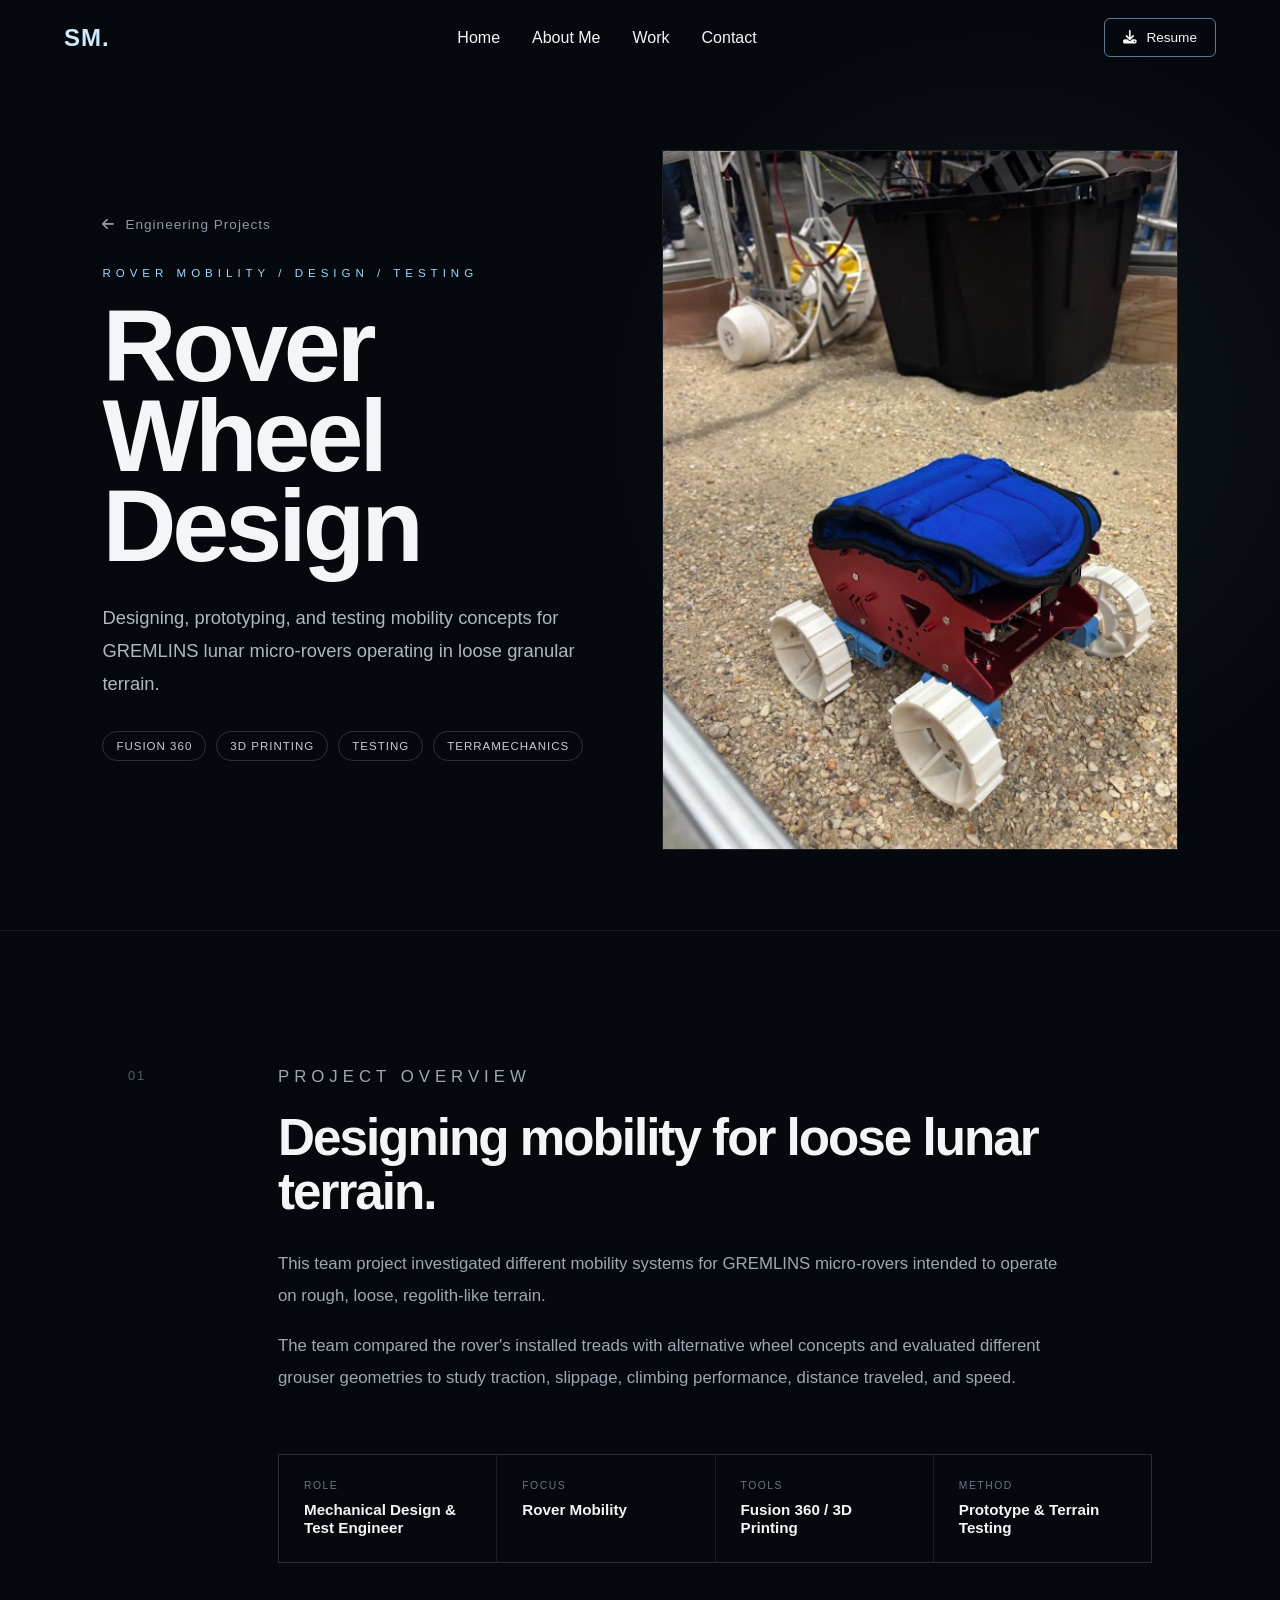
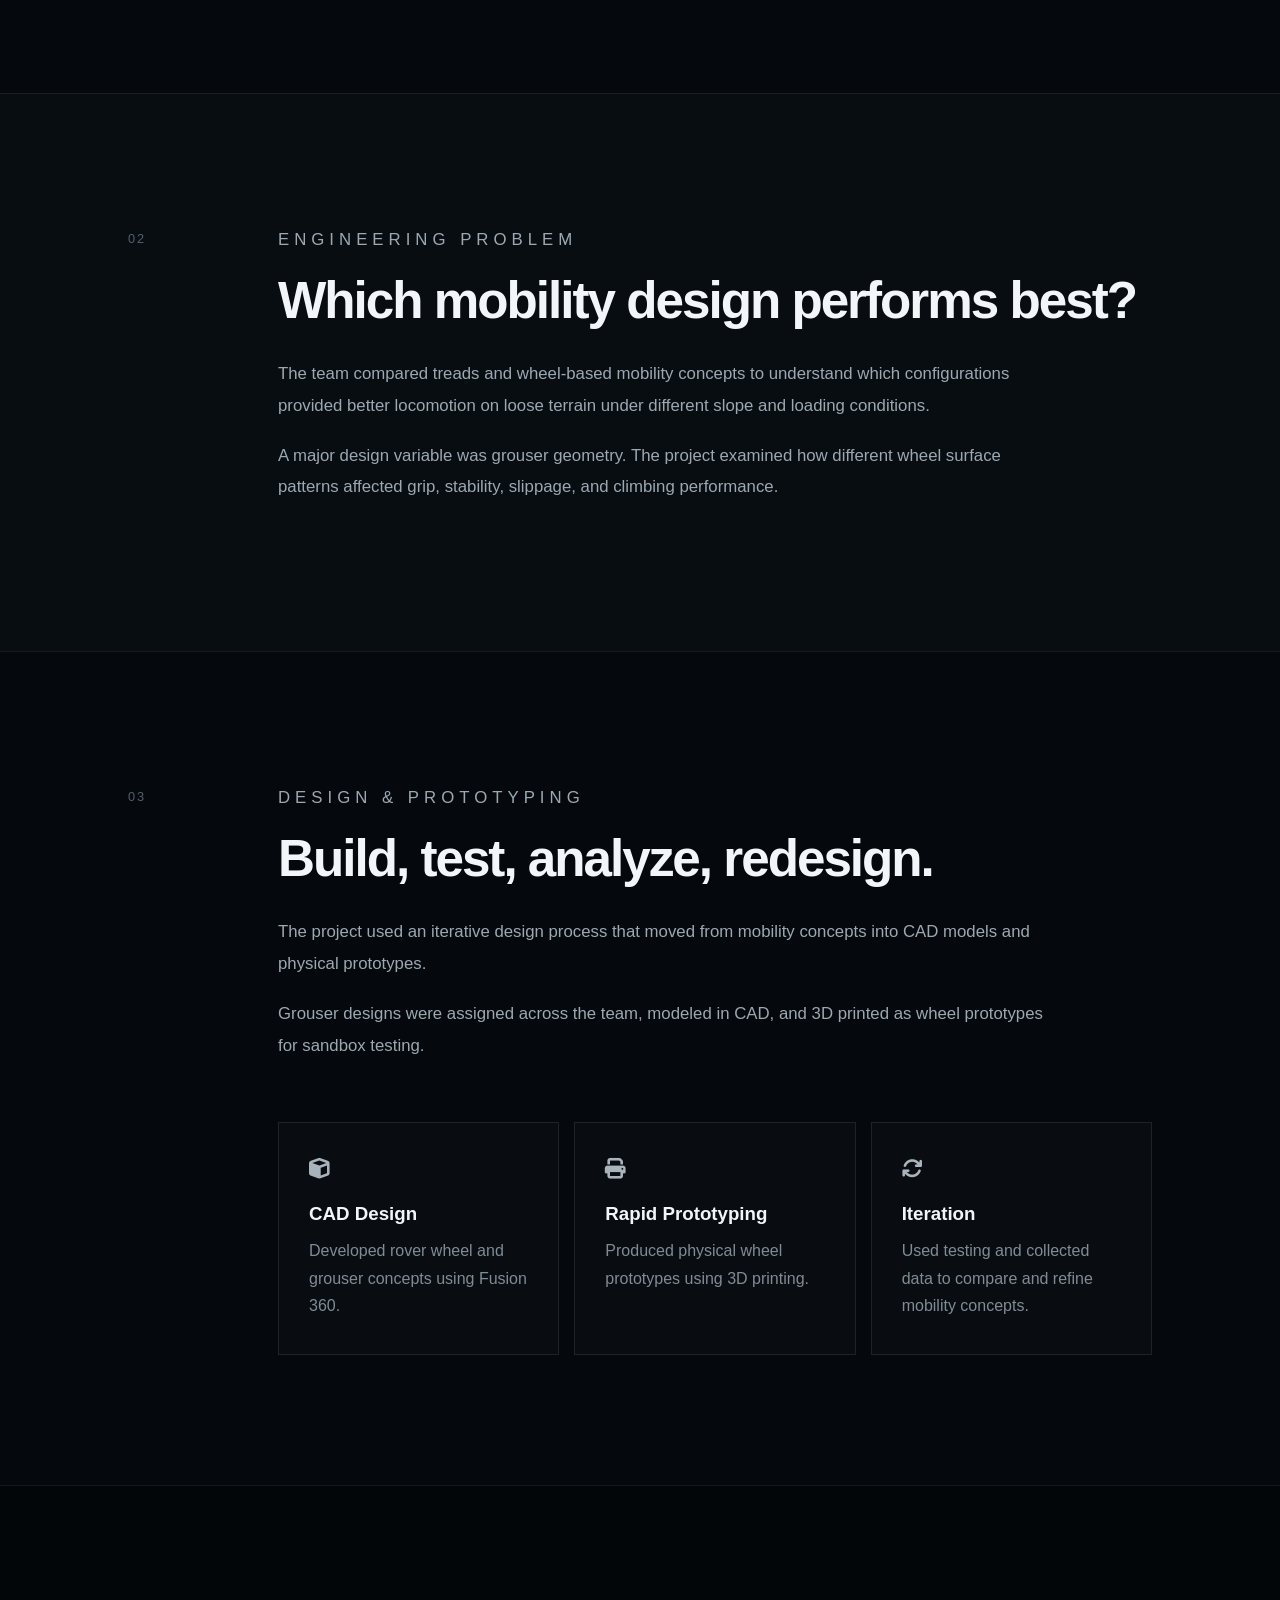
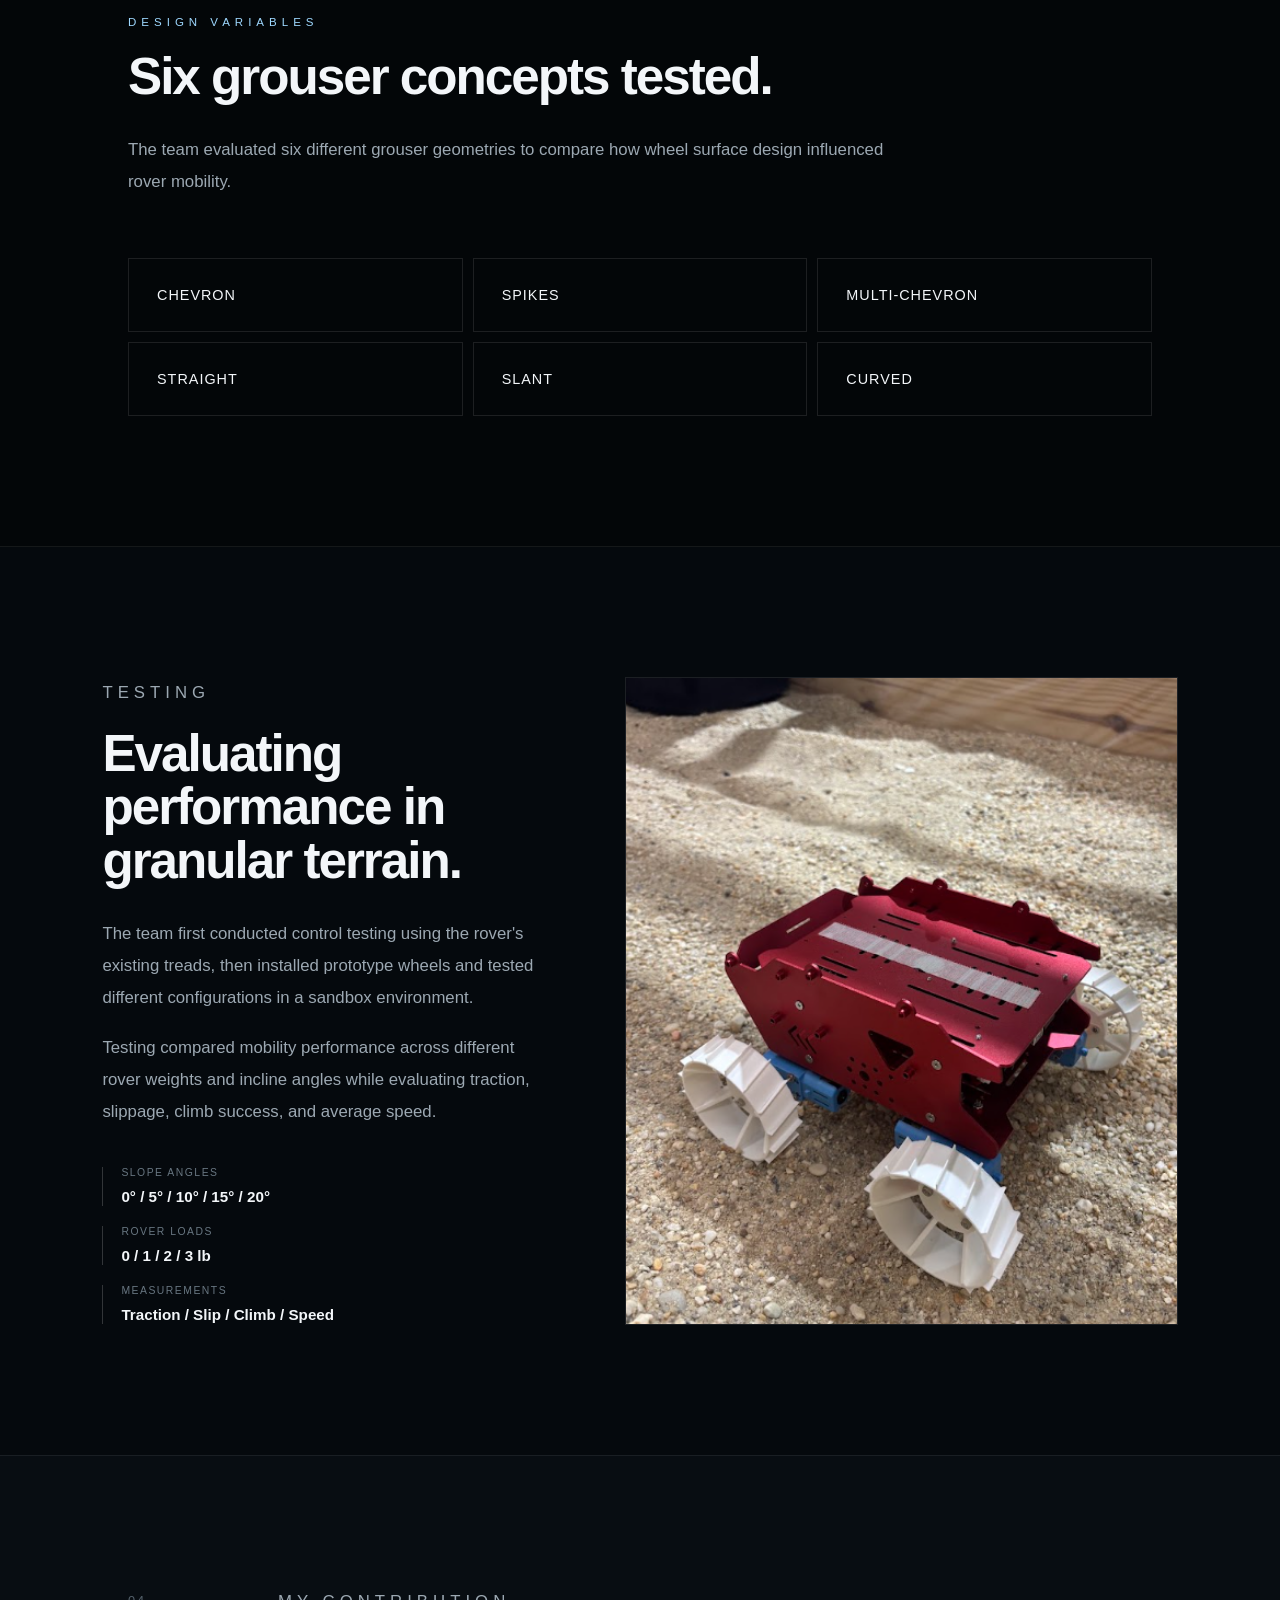
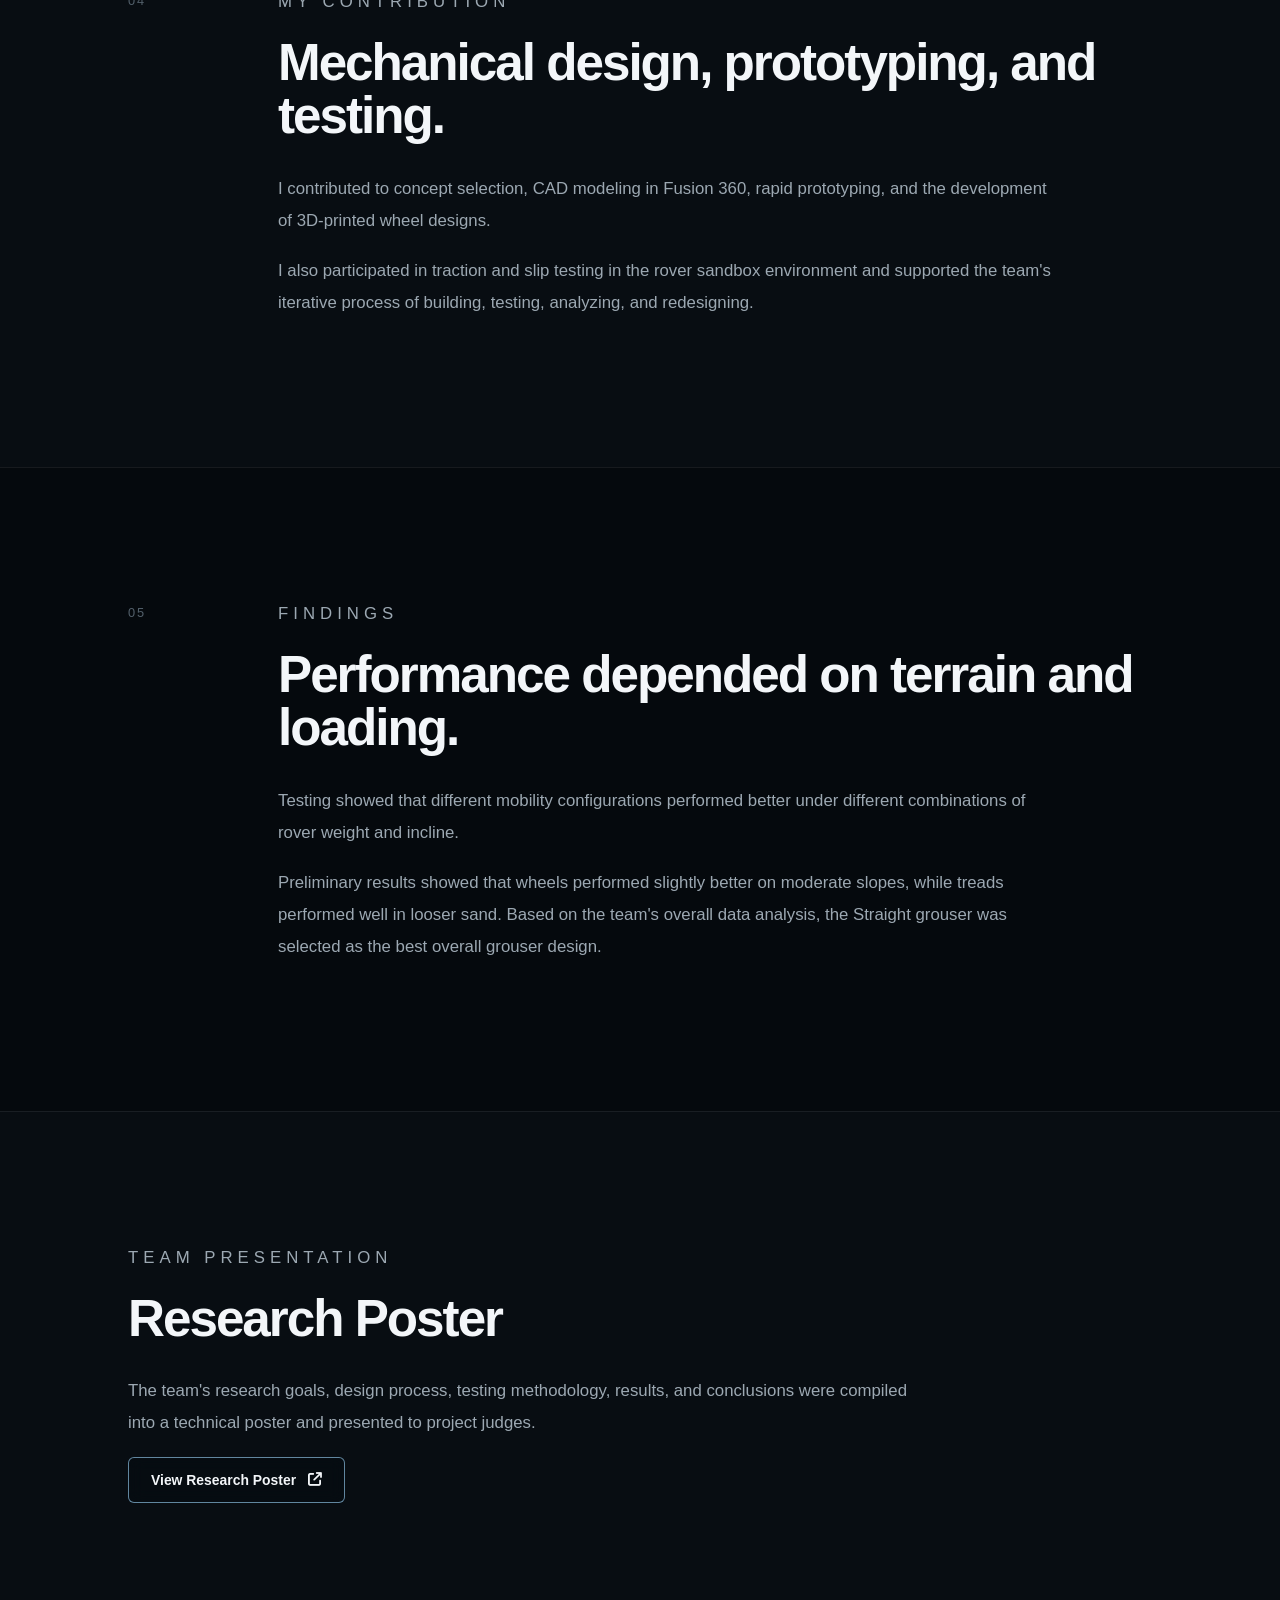
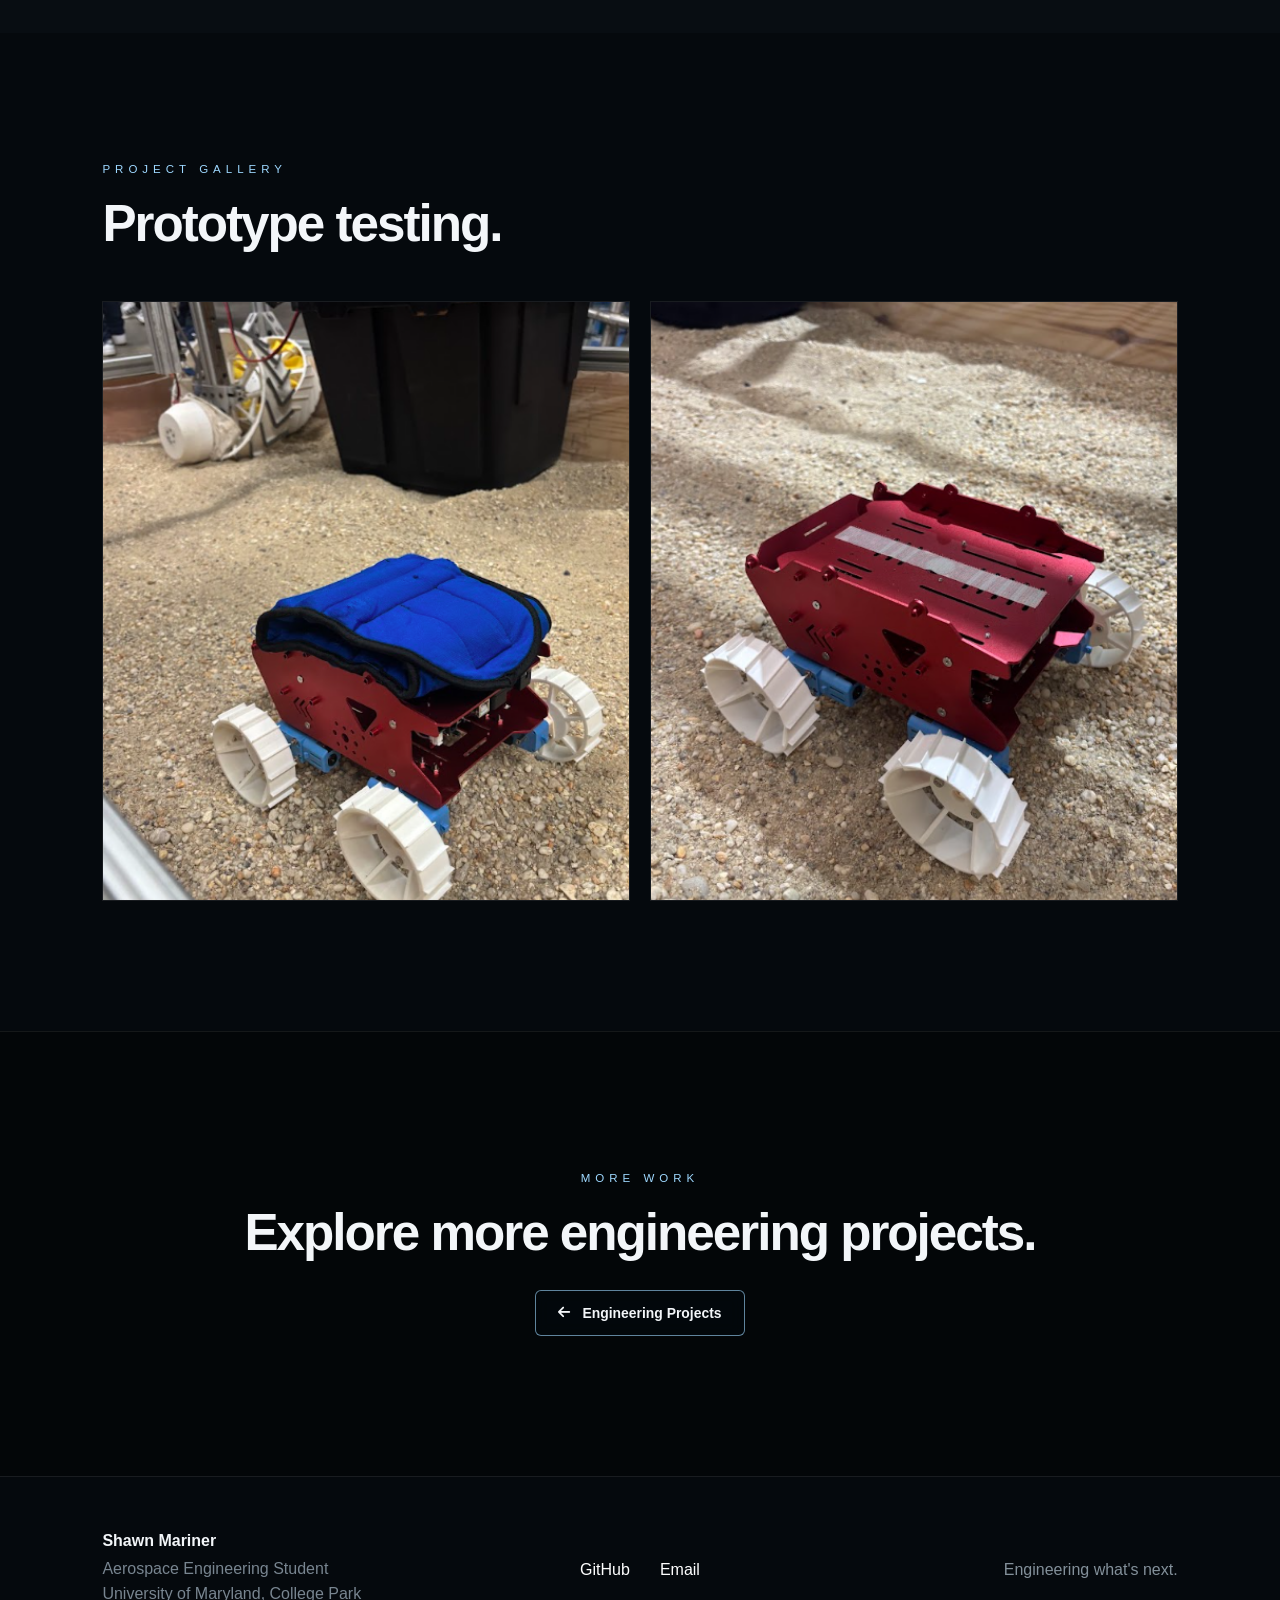
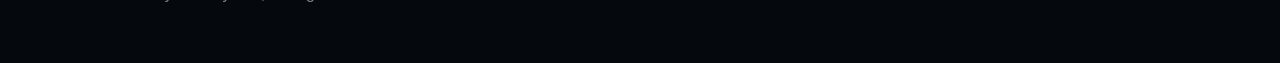
<file: rover-wheel.html>
<!DOCTYPE html>
<html lang="en">
<head>
    <meta charset="UTF-8">
    <meta name="viewport" content="width=device-width, initial-scale=1.0">

    <title>Rover Wheel Design | Shawn Mariner</title>

    <link rel="stylesheet" href="style.css">

    <link rel="stylesheet"
          href="https://cdnjs.cloudflare.com/ajax/libs/font-awesome/6.5.0/css/all.min.css">
</head>

<body>

<header class="navbar">
    <a href="index.html" class="logo">SM<span>.</span></a>

    <nav>
        <a href="index.html">Home</a>
        <a href="index.html#about">About Me</a>
        <a href="projects.html" class="active">Work</a>
        <a href="index.html#contact">Contact</a>
    </nav>

    <a href="Shawn_Mariner_Resume_2026.pdf"
       class="resume-button"
       target="_blank">
        <i class="fa-solid fa-download"></i>
        Resume
    </a>
</header>


<!-- ================= HERO ================= -->

<section class="rover-hero">

    <div class="rover-hero-text reveal">

        <a href="projects.html" class="back-link">
            <i class="fa-solid fa-arrow-left"></i>
            Engineering Projects
        </a>

        <p class="eyebrow">ROVER MOBILITY / DESIGN / TESTING</p>

        <h1>Rover Wheel<br>Design</h1>

        <p class="rover-intro">
            Designing, prototyping, and testing mobility concepts for
            GREMLINS lunar micro-rovers operating in loose granular terrain.
        </p>

        <div class="project-tags">
            <span>Fusion 360</span>
            <span>3D Printing</span>
            <span>Testing</span>
            <span>Terramechanics</span>
        </div>

    </div>


    <div class="rover-hero-image reveal">
        <img src="d36283ee-5f89-4cb1-8d75-d9f53cc01a38.png"
             alt="GREMLINS micro-rover with prototype wheels during terrain testing">
    </div>

</section>


<!-- ================= OVERVIEW ================= -->

<section class="rover-section">

    <div class="rover-section-number">01</div>

    <div class="rover-section-content reveal">

        <p class="eyebrow">PROJECT OVERVIEW</p>

        <h2>Designing mobility for loose lunar terrain.</h2>

        <p>
            This team project investigated different mobility systems for
            GREMLINS micro-rovers intended to operate on rough, loose,
            regolith-like terrain.
        </p>

        <p>
            The team compared the rover's installed treads with alternative
            wheel concepts and evaluated different grouser geometries to study
            traction, slippage, climbing performance, distance traveled, and speed.
        </p>

        <div class="rover-info-grid">

            <div>
                <span>ROLE</span>
                <strong>Mechanical Design &amp; Test Engineer</strong>
            </div>

            <div>
                <span>FOCUS</span>
                <strong>Rover Mobility</strong>
            </div>

            <div>
                <span>TOOLS</span>
                <strong>Fusion 360 / 3D Printing</strong>
            </div>

            <div>
                <span>METHOD</span>
                <strong>Prototype &amp; Terrain Testing</strong>
            </div>

        </div>

    </div>

</section>


<!-- ================= PROBLEM ================= -->

<section class="rover-section rover-dark-section">

    <div class="rover-section-number">02</div>

    <div class="rover-section-content reveal">

        <p class="eyebrow">ENGINEERING PROBLEM</p>

        <h2>Which mobility design performs best?</h2>

        <p>
            The team compared treads and wheel-based mobility concepts to
            understand which configurations provided better locomotion on
            loose terrain under different slope and loading conditions.
        </p>

        <p>
            A major design variable was grouser geometry. The project examined
            how different wheel surface patterns affected grip, stability,
            slippage, and climbing performance.
        </p>

    </div>

</section>


<!-- ================= DESIGN ================= -->

<section class="rover-section">

    <div class="rover-section-number">03</div>

    <div class="rover-section-content reveal">

        <p class="eyebrow">DESIGN &amp; PROTOTYPING</p>

        <h2>Build, test, analyze, redesign.</h2>

        <p>
            The project used an iterative design process that moved from
            mobility concepts into CAD models and physical prototypes.
        </p>

        <p>
            Grouser designs were assigned across the team, modeled in CAD,
            and 3D printed as wheel prototypes for sandbox testing.
        </p>

        <div class="rover-design-cards">

            <div class="rover-design-card">
                <i class="fa-solid fa-cube"></i>
                <h3>CAD Design</h3>
                <p>
                    Developed rover wheel and grouser concepts using Fusion 360.
                </p>
            </div>

            <div class="rover-design-card">
                <i class="fa-solid fa-print"></i>
                <h3>Rapid Prototyping</h3>
                <p>
                    Produced physical wheel prototypes using 3D printing.
                </p>
            </div>

            <div class="rover-design-card">
                <i class="fa-solid fa-arrows-rotate"></i>
                <h3>Iteration</h3>
                <p>
                    Used testing and collected data to compare and refine mobility concepts.
                </p>
            </div>

        </div>

    </div>

</section>


<!-- ================= GROUSER TYPES ================= -->

<section class="grouser-section">

    <div class="grouser-heading reveal">

        <p class="eyebrow">DESIGN VARIABLES</p>

        <h2>Six grouser concepts tested.</h2>

        <p>
            The team evaluated six different grouser geometries to compare
            how wheel surface design influenced rover mobility.
        </p>

    </div>

    <div class="grouser-grid reveal">

        <div>Chevron</div>
        <div>Spikes</div>
        <div>Multi-Chevron</div>
        <div>Straight</div>
        <div>Slant</div>
        <div>Curved</div>

    </div>

</section>


<!-- ================= TESTING ================= -->

<section class="rover-testing">

    <div class="rover-testing-text reveal">

        <p class="eyebrow">TESTING</p>

        <h2>Evaluating performance in granular terrain.</h2>

        <p>
            The team first conducted control testing using the rover's
            existing treads, then installed prototype wheels and tested
            different configurations in a sandbox environment.
        </p>

        <p>
            Testing compared mobility performance across different rover
            weights and incline angles while evaluating traction, slippage,
            climb success, and average speed.
        </p>

        <div class="testing-specs">

            <div>
                <span>SLOPE ANGLES</span>
                <strong>0° / 5° / 10° / 15° / 20°</strong>
            </div>

            <div>
                <span>ROVER LOADS</span>
                <strong>0 / 1 / 2 / 3 lb</strong>
            </div>

            <div>
                <span>MEASUREMENTS</span>
                <strong>Traction / Slip / Climb / Speed</strong>
            </div>

        </div>

    </div>


    <div class="rover-testing-image reveal">

        <img src="5c97f1b4-a732-4805-8f6d-0eb6abeb4d59.png"
             alt="GREMLINS micro-rover undergoing terrain testing">

    </div>

</section>


<!-- ================= CONTRIBUTION ================= -->

<section class="rover-section rover-dark-section">

    <div class="rover-section-number">04</div>

    <div class="rover-section-content reveal">

        <p class="eyebrow">MY CONTRIBUTION</p>

        <h2>Mechanical design, prototyping, and testing.</h2>

        <p>
            I contributed to concept selection, CAD modeling in Fusion 360,
            rapid prototyping, and the development of 3D-printed wheel designs.
        </p>

        <p>
            I also participated in traction and slip testing in the rover
            sandbox environment and supported the team's iterative process
            of building, testing, analyzing, and redesigning.
        </p>

    </div>

</section>


<!-- ================= FINDINGS ================= -->

<section class="rover-section">

    <div class="rover-section-number">05</div>

    <div class="rover-section-content reveal">

        <p class="eyebrow">FINDINGS</p>

        <h2>Performance depended on terrain and loading.</h2>

        <p>
            Testing showed that different mobility configurations performed
            better under different combinations of rover weight and incline.
        </p>

        <p>
            Preliminary results showed that wheels performed slightly better
            on moderate slopes, while treads performed well in looser sand.
            Based on the team's overall data analysis, the Straight grouser
            was selected as the best overall grouser design.
        </p>

    </div>

</section>


<!-- ================= POSTER ================= -->

<section class="poster-section">

    <div class="poster-content reveal">

        <p class="eyebrow">TEAM PRESENTATION</p>

        <h2>Research Poster</h2>

        <p>
            The team's research goals, design process, testing methodology,
            results, and conclusions were compiled into a technical poster
            and presented to project judges.
        </p>

        <a href="ENAE100 Poster Draft Gremlins.pdf"
           class="button secondary-button"
           target="_blank">
            View Research Poster
            <i class="fa-solid fa-arrow-up-right-from-square"></i>
        </a>

    </div>

</section>


<!-- ================= GALLERY ================= -->

<section class="rover-gallery">

    <div class="rover-gallery-heading reveal">
        <p class="eyebrow">PROJECT GALLERY</p>
        <h2>Prototype testing.</h2>
    </div>

    <div class="rover-gallery-grid">

        <img class="reveal"
             src="d36283ee-5f89-4cb1-8d75-d9f53cc01a38.png"
             alt="GREMLINS rover fitted with prototype wheels">

        <img class="reveal"
             src="5c97f1b4-a732-4805-8f6d-0eb6abeb4d59.png"
             alt="GREMLINS rover prototype in granular testing terrain">

    </div>

</section>


<!-- ================= NEXT ================= -->

<section class="rover-status">

    <div class="reveal">

        <p class="eyebrow">MORE WORK</p>

        <h2>Explore more engineering projects.</h2>

        <a href="projects.html" class="button secondary-button">
            <i class="fa-solid fa-arrow-left"></i>
            Engineering Projects
        </a>

    </div>

</section>


<!-- ================= FOOTER ================= -->

<footer>

    <div>
        <strong>Shawn Mariner</strong>
        <p>Aerospace Engineering Student</p>
        <p>University of Maryland, College Park</p>
    </div>

    <div class="footer-links">

        <a href="https://github.com/ShawnMariner"
           target="_blank">
            GitHub
        </a>

        <a href="mailto:smarine1@terpmail.umd.edu">
            Email
        </a>

    </div>

    <p class="footer-tagline">
        Engineering what's next.
    </p>

</footer>


<script src="script.js"></script>

</body>
</html>
</file>
<file: style.css>
* {
    margin: 0;
    padding: 0;
    box-sizing: border-box;
}

html {
    scroll-behavior: smooth;
}

body {
    background: #05090d;
    color: #f3f6f9;

    font-family:
        Arial,
        Helvetica,
        sans-serif;

    overflow-x: hidden;
}

a {
    text-decoration: none;
    color: inherit;
}

img {
    display: block;
    width: 100%;
}

::selection {
    background: #9ed8ff;
    color: #05090d;
}


/* ========================================
   NAVIGATION
======================================== */

.navbar {
    height: 76px;

    padding: 0 6%;

    display: flex;
    align-items: center;
    justify-content: space-between;

    position: fixed;
    top: 0;
    left: 0;

    width: 100%;

    z-index: 1000;

    transition: 0.3s ease;

    border-bottom: 1px solid transparent;
}

.navbar.scrolled {
    background: rgba(4, 9, 14, 0.8);

    backdrop-filter: blur(18px);

    border-bottom:
        1px solid rgba(255,255,255,0.09);
}

.logo {
    font-size: 1.5rem;

    font-weight: 800;

    letter-spacing: 1px;

    color: #cdeaff;
}

.nav-links {
    display: flex;

    gap: 42px;
}

.nav-links a {
    font-size: 0.9rem;

    color: rgba(255,255,255,0.72);

    position: relative;

    transition: 0.3s ease;
}

.nav-links a:hover,
.nav-links a.active {
    color: white;
}

.nav-links a::after {
    content: "";

    position: absolute;

    width: 0;
    height: 2px;

    left: 0;
    bottom: -12px;

    background: #9ed8ff;

    transition: width 0.3s ease;
}

.nav-links a:hover::after,
.nav-links a.active::after {
    width: 100%;
}

.resume-button {
    padding: 11px 18px;

    border:
        1px solid rgba(158,216,255,0.55);

    border-radius: 6px;

    font-size: 0.85rem;

    display: flex;

    gap: 9px;

    align-items: center;

    transition: 0.3s ease;
}

.resume-button:hover {
    background: #9ed8ff;

    color: #04090e;
}

.menu-button {
    display: none;

    background: transparent;

    border: none;

    color: white;

    font-size: 1.4rem;
}


/* ========================================
   HERO
======================================== */

.hero {
    min-height: 100vh;

    position: relative;

    display: flex;

    align-items: center;

    padding: 120px 6% 80px;

    overflow: hidden;

    background-image:
        linear-gradient(
            90deg,
            rgba(2,7,11,0.98) 0%,
            rgba(2,7,11,0.88) 32%,
            rgba(2,7,11,0.35) 66%,
            rgba(2,7,11,0.3) 100%
        ),
        url("hero-jet.png");

    background-size: cover;

    background-position: center;
}

.hero-overlay {
    position: absolute;

    inset: 0;

    background:
        linear-gradient(
            180deg,
            rgba(0,0,0,0.15),
            transparent 60%,
            #05090d
        );

    pointer-events: none;
}


/* Technical grid */

.hero-grid {
    position: absolute;

    inset: 0;

    opacity: 0.08;

    background-image:

        linear-gradient(
            rgba(158,216,255,0.3) 1px,
            transparent 1px
        ),

        linear-gradient(
            90deg,
            rgba(158,216,255,0.3) 1px,
            transparent 1px
        );

    background-size: 80px 80px;

    animation:
        gridMove 18s linear infinite;
}

@keyframes gridMove {

    from {
        transform: translateY(0);
    }

    to {
        transform: translateY(80px);
    }

}


.hero-content {
    position: relative;

    z-index: 5;

    max-width: 760px;

    animation:
        heroEnter 1.2s ease forwards;
}

@keyframes heroEnter {

    from {
        opacity: 0;

        transform: translateY(30px);
    }

    to {
        opacity: 1;

        transform: translateY(0);
    }

}


.eyebrow {
    color: #9ed8ff;

    letter-spacing: 5px;

    font-size: 0.72rem;

    margin-bottom: 22px;
}


.hero h1 {
    font-size: clamp(
        4rem,
        8vw,
        7.8rem
    );

    line-height: 0.92;

    letter-spacing: -5px;

    margin-bottom: 19px;
}

.hero h1 span {
    color: #c9e6fb;
}


.hero h2 {
    font-weight: 400;

    letter-spacing: 6px;

    text-transform: uppercase;

    font-size: 1rem;

    margin-bottom: 11px;
}


.school {
    color: #9ed8ff;

    font-size: 0.95rem;

    margin-bottom: 27px;
}


.hero-description {
    color: rgba(255,255,255,0.72);

    max-width: 610px;

    line-height: 1.8;

    font-size: 1rem;
}


.hero-buttons {
    display: flex;

    gap: 16px;

    margin-top: 35px;
}


.button {
    padding: 14px 22px;

    border-radius: 6px;

    font-weight: 600;

    font-size: 0.87rem;

    display: inline-flex;

    align-items: center;

    gap: 12px;

    transition:
        transform 0.3s ease,
        background 0.3s ease;
}


.button:hover {
    transform: translateY(-3px);
}


.primary-button {
    background: #a8dcff;

    color: #051018;
}


.secondary-button {
    border:
        1px solid rgba(158,216,255,0.6);

    background:
        rgba(3,12,19,0.35);

    backdrop-filter: blur(8px);
}


.secondary-button:hover {
    background:
        rgba(158,216,255,0.15);
}


.hero-side-text {
    position: absolute;

    right: 4%;

    top: 22%;

    display: flex;

    flex-direction: column;

    gap: 10px;

    color:
        rgba(255,255,255,0.18);

    letter-spacing: 5px;

    font-size: 0.65rem;
}


.scroll-indicator {
    position: absolute;

    bottom: 45px;

    right: 6%;

    display: flex;

    align-items: center;

    gap: 14px;

    color:
        rgba(255,255,255,0.35);

    letter-spacing: 4px;

    font-size: 0.55rem;
}


.scroll-line {
    width: 70px;

    height: 1px;

    background:
        rgba(158,216,255,0.45);
}


/* ========================================
   GENERAL SECTIONS
======================================== */

.section {
    max-width: 1500px;

    margin: auto;

    padding:
        120px 6%;
}


.section-number {
    color: #86c9f5;

    letter-spacing: 4px;

    font-size: 0.68rem;

    margin-bottom: 18px;
}


.section-heading h2,
.contact h2 {
    font-size:
        clamp(
        2.6rem,
        5vw,
        5rem
        );

    max-width: 950px;

    letter-spacing: -2px;

    line-height: 1;
}


.section-heading h2 span,
.contact h2 span {
    color: #8fcdf5;
}


/* ========================================
   ABOUT
======================================== */

.about-grid {
    display: grid;

    grid-template-columns:
        1.2fr 1fr;

    gap: 100px;

    margin-top: 65px;
}


.about-text p {
    font-size: 1.1rem;

    line-height: 1.85;

    color:
        rgba(255,255,255,0.65);

    margin-bottom: 25px;
}


.quick-info {
    border-top:
        1px solid rgba(255,255,255,0.12);
}


.info-item {
    padding: 25px 0;

    border-bottom:
        1px solid rgba(255,255,255,0.12);

    display: flex;

    flex-direction: column;

    gap: 7px;
}


.info-item span {
    color: #7fc7f5;

    letter-spacing: 3px;

    font-size: 0.62rem;
}


.info-item strong {
    font-size: 0.95rem;

    font-weight: 500;
}


/* ========================================
   WORK CARDS
======================================== */

.project-categories {
    display: grid;

    grid-template-columns:
        repeat(3, 1fr);

    gap: 24px;

    margin-top: 60px;
}


.category-card {
    height: 470px;

    position: relative;

    overflow: hidden;

    border:
        1px solid rgba(158,216,255,0.25);

    border-radius: 8px;

    isolation: isolate;

    transition:
        transform 0.4s ease,
        border-color 0.4s ease;
}


.category-card:hover {
    transform: translateY(-10px);

    border-color:
        rgba(158,216,255,0.65);
}


.category-card img {
    position: absolute;

    width: 100%;

    height: 100%;

    object-fit: cover;

    transition:
        transform 0.7s ease;
}


.category-card:hover img {
    transform: scale(1.08);
}


.category-overlay {
    position: absolute;

    inset: 0;

    background:
        linear-gradient(
        180deg,
        rgba(0,0,0,0.15),
        rgba(2,8,12,0.95)
        );

    z-index: 1;
}


.category-content {
    position: absolute;

    left: 28px;

    right: 28px;

    bottom: 30px;

    z-index: 2;
}


.category-number {
    position: absolute;

    top: 24px;

    left: 28px;

    z-index: 3;

    font-size: 0.75rem;

    letter-spacing: 3px;

    color: #a8dfff;
}


.card-label {
    color: #8acdf6;

    font-size: 0.57rem;

    letter-spacing: 2px;

    margin-bottom: 10px;
}


.category-content h3 {
    font-size: 1.7rem;

    margin-bottom: 12px;
}


.category-content p {
    color:
        rgba(255,255,255,0.6);

    line-height: 1.55;

    font-size: 0.88rem;

    margin-bottom: 20px;
}


.category-content > span {
    color: #9ddcff;

    display: flex;

    gap: 10px;

    align-items: center;

    font-size: 0.85rem;

    font-weight: 600;
}


.category-content > span i {
    transition: transform 0.3s ease;
}


.category-card:hover
.category-content > span i {
    transform: translateX(6px);
}


.credential-badge {
    display: inline-flex;

    gap: 9px;

    align-items: center;

    padding: 8px 11px;

    margin-bottom: 18px;

    background:
        rgba(138,205,246,0.1);

    border:
        1px solid rgba(138,205,246,0.25);

    border-radius: 4px;

    color: #c7eaff;

    font-size: 0.7rem;
}


/* ========================================
   FEATURED PROJECT
======================================== */

.featured {
    padding-top: 30px;
}


.featured-project {
    min-height: 480px;

    position: relative;

    overflow: hidden;

    border:
        1px solid rgba(158,216,255,0.28);

    border-radius: 8px;
}


.featured-image {
    position: absolute;

    inset: 0;
}


.featured-image img {
    width: 100%;

    height: 100%;

    object-fit: cover;
}


.featured-overlay {
    position: absolute;

    inset: 0;

    background:
        linear-gradient(
        90deg,
        rgba(2,8,12,0.99) 0%,
        rgba(2,8,12,0.86) 45%,
        rgba(2,8,12,0.2) 100%
        );
}


.featured-content {
    position: relative;

    z-index: 4;

    padding: 65px;

    max-width: 650px;
}


.featured-label {
    color: #8cd2ff;

    letter-spacing: 4px;

    font-size: 0.62rem;

    margin-bottom: 20px;
}


.featured-content h2 {
    font-size:
        clamp(
        3rem,
        6vw,
        5rem
        );

    letter-spacing: -3px;

    line-height: 0.95;

    margin-bottom: 22px;
}


.featured-content h2 span {
    color: #9dd8ff;
}


.featured-content > p {
    color:
        rgba(255,255,255,0.66);

    line-height: 1.7;
}


.project-tags {
    display: flex;

    flex-wrap: wrap;

    gap: 8px;

    margin: 25px 0;
}


.project-tags span {
    padding: 7px 11px;

    border:
        1px solid rgba(255,255,255,0.14);

    font-size: 0.67rem;

    color:
        rgba(255,255,255,0.65);

    border-radius: 20px;
}


/* ========================================
   CONTACT
======================================== */

.contact {
    border-top:
        1px solid rgba(255,255,255,0.08);
}


.contact-layout {
    display: flex;

    align-items: flex-end;

    justify-content: space-between;

    gap: 60px;
}


.contact-layout p {
    color:
        rgba(255,255,255,0.6);

    line-height: 1.7;

    margin-top: 25px;

    max-width: 600px;
}


.contact-button {
    width: 150px;

    height: 150px;

    flex-shrink: 0;

    border-radius: 50%;

    border:
        1px solid rgba(158,216,255,0.45);

    display: flex;

    flex-direction: column;

    align-items: center;

    justify-content: center;

    gap: 12px;

    transition: 0.35s ease;
}


.contact-button:hover {
    background: #a3dcff;

    color: #05090d;

    transform:
        rotate(-5deg)
        scale(1.06);
}


/* ========================================
   FOOTER
======================================== */

footer {
    padding: 40px 6%;

    border-top:
        1px solid rgba(255,255,255,0.1);

    display: grid;

    grid-template-columns:
        1fr 1fr 1fr;

    align-items: center;
}


.footer-name {
    display: flex;

    flex-direction: column;

    gap: 6px;
}


.footer-name strong {
    font-size: 0.85rem;
}


.footer-name span {
    color:
        rgba(255,255,255,0.4);

    font-size: 0.7rem;
}


.social-links {
    display: flex;

    justify-content: center;

    gap: 28px;
}


.social-links a {
    font-size: 1.25rem;

    transition:
        transform 0.3s ease,
        color 0.3s ease;
}


.social-links a:hover {
    color: #9ddaff;

    transform: translateY(-4px);
}


.footer-quote {
    text-align: right;

    color:
        rgba(255,255,255,0.42);

    font-size: 0.75rem;
}


/* ========================================
   SCROLL REVEALS
======================================== */

.reveal {
    opacity: 0;

    transform:
        translateY(50px);

    transition:
        opacity 0.9s ease,
        transform 0.9s ease;
}


.reveal.visible {
    opacity: 1;

    transform:
        translateY(0);
}


/* ========================================
   MOBILE
======================================== */

@media (max-width: 1000px) {

    .nav-links,
    .resume-button {
        display: none;
    }

    .menu-button {
        display: block;
    }

    .hero h1 {
        letter-spacing: -3px;
    }

    .hero-side-text {
        display: none;
    }

    .project-categories {
        grid-template-columns: 1fr;
    }

    .category-card {
        height: 400px;
    }

    .about-grid {
        grid-template-columns: 1fr;

        gap: 40px;
    }

    .contact-layout {
        flex-direction: column;

        align-items: flex-start;
    }

}


@media (max-width: 650px) {

    .navbar {
        padding: 0 5%;
    }

    .hero {
        padding:
            115px 5% 70px;
    }

    .hero h1 {
        font-size: 4rem;
    }

    .hero h2 {
        letter-spacing: 3px;

        line-height: 1.5;
    }

    .hero-buttons {
        flex-direction: column;

        align-items: flex-start;
    }

    .section {
        padding:
            90px 5%;
    }

    .featured-content {
        padding:
            45px 25px;
    }

    footer {
        grid-template-columns: 1fr;

        gap: 30px;

        text-align: center;
    }

    .footer-name {
        align-items: center;
    }

    .footer-quote {
        text-align: center;
    }

}
/* ========================================
   PROJECTS PAGE
======================================== */

.projects-page-hero {
    min-height: 68vh;

    position: relative;

    display: flex;

    align-items: center;

    padding: 140px 6% 90px;

    overflow: hidden;

    background:
        linear-gradient(
            90deg,
            rgba(2,7,11,0.96),
            rgba(2,7,11,0.72)
        ),
        url("hero-jet.png");

    background-size: cover;

    background-position: center;
}

.projects-page-overlay {
    position: absolute;

    inset: 0;

    background:
        linear-gradient(
            180deg,
            rgba(0,0,0,0.1),
            transparent 50%,
            #05090d 100%
        );
}

.projects-page-content {
    position: relative;

    z-index: 3;

    max-width: 850px;
}

.projects-page-content h1 {
    font-size:
        clamp(
            4rem,
            8vw,
            7rem
        );

    line-height: 0.95;

    letter-spacing: -4px;

    margin-bottom: 25px;
}

.projects-page-content h1 span {
    color: #9dd8ff;
}

.projects-page-content > p:last-child {
    color:
        rgba(255,255,255,0.65);

    max-width: 680px;

    line-height: 1.8;

    font-size: 1rem;
}


/* ========================================
   PROJECT GRID
======================================== */

.projects-page-section {
    max-width: 1500px;

    margin: auto;

    padding:
        110px 6%;
}

.projects-page-grid {
    display: grid;

    grid-template-columns:
        repeat(2, 1fr);

    gap: 30px;

    margin-top: 60px;
}

.project-page-card {
    background:
        rgba(255,255,255,0.025);

    border:
        1px solid rgba(158,216,255,0.18);

    border-radius: 8px;

    overflow: hidden;

    transition:
        transform 0.4s ease,
        border-color 0.4s ease,
        box-shadow 0.4s ease;
}

.project-page-card:hover {
    transform:
        translateY(-8px);

    border-color:
        rgba(158,216,255,0.55);

    box-shadow:
        0 20px 60px rgba(0,0,0,0.35);
}

.project-page-image {
    height: 290px;

    overflow: hidden;
}

.project-page-image img {
    width: 100%;

    height: 100%;

    object-fit: cover;

    transition:
        transform 0.7s ease;
}

.project-page-card:hover
.project-page-image img {
    transform:
        scale(1.06);
}

.project-page-card-content {
    padding: 30px;
}

.project-page-card-content h3 {
    font-size: 1.8rem;

    margin-bottom: 14px;
}

.project-page-card-content > p {
    color:
        rgba(255,255,255,0.58);

    line-height: 1.7;

    font-size: 0.9rem;
}

.project-link {
    margin-top: 24px;

    display: flex;

    align-items: center;

    gap: 10px;

    color: #9dd8ff;

    font-size: 0.85rem;

    font-weight: 600;
}

.project-link i {
    transition:
        transform 0.3s ease;
}

.project-page-card:hover
.project-link i {
    transform:
        translateX(6px);
}


/* ========================================
   PROJECTS CTA
======================================== */

.projects-cta {
    max-width: 1500px;

    margin: auto;

    padding:
        30px 6% 130px;
}

.projects-cta h2 {
    font-size:
        clamp(
            3rem,
            6vw,
            5.5rem
        );

    max-width: 900px;

    line-height: 1;

    letter-spacing: -3px;

    margin-bottom: 25px;
}

.projects-cta h2 span {
    color: #9dd8ff;
}

.projects-cta > p {
    color:
        rgba(255,255,255,0.6);

    max-width: 650px;

    line-height: 1.7;

    margin-bottom: 30px;
}


/* ========================================
   PROJECTS MOBILE
======================================== */

@media (max-width: 900px) {

    .projects-page-grid {
        grid-template-columns: 1fr;
    }

}

@media (max-width: 650px) {

    .projects-page-hero {
        padding:
            120px 5% 70px;
    }

    .projects-page-content h1 {
        letter-spacing: -2px;
    }

    .projects-page-section {
        padding:
            90px 5%;
    }

    .project-page-image {
        height: 220px;
    }

    .projects-cta {
        padding:
            20px 5% 100px;
    }

}
/* =====================================================
   BEVAMETER PROJECT PAGE
===================================================== */

.bev-hero {
    min-height: 92vh;
    padding: 150px 8% 80px;
    display: grid;
    grid-template-columns: 1fr 0.8fr;
    align-items: center;
    gap: 70px;
    background:
        radial-gradient(circle at 75% 50%, rgba(45, 75, 100, 0.16), transparent 35%),
        #05090d;
}

.back-link {
    display: inline-flex;
    align-items: center;
    gap: 10px;
    color: #8d9aa6;
    text-decoration: none;
    font-size: 0.85rem;
    letter-spacing: 1px;
    margin-bottom: 35px;
    transition: 0.25s ease;
}

.back-link:hover {
    color: white;
    transform: translateX(-4px);
}

.bev-hero h1 {
    font-size: clamp(4rem, 8vw, 8rem);
    line-height: 0.88;
    letter-spacing: -4px;
    margin: 15px 0 30px;
}

.bev-intro {
    max-width: 650px;
    color: #aeb8c1;
    font-size: 1.15rem;
    line-height: 1.8;
}

.project-tags {
    display: flex;
    flex-wrap: wrap;
    gap: 10px;
    margin-top: 30px;
}

.project-tags span {
    border: 1px solid rgba(255,255,255,0.16);
    padding: 8px 13px;
    font-size: 0.72rem;
    letter-spacing: 1px;
    text-transform: uppercase;
    color: #c6ced5;
}

.bev-hero-image {
    display: flex;
    justify-content: center;
    align-items: center;
}

.bev-hero-image img {
    width: 100%;
    max-height: 720px;
    object-fit: contain;
    filter: contrast(1.04);
}


/* PROJECT CONTENT */

.bev-section {
    position: relative;
    padding: 130px 10%;
    display: grid;
    grid-template-columns: 100px 1fr;
    gap: 50px;
    border-top: 1px solid rgba(255,255,255,0.07);
}

.bev-dark-section {
    background: #080d12;
}

.bev-section-number {
    color: #53606b;
    font-size: 0.8rem;
    letter-spacing: 2px;
    padding-top: 7px;
}

.bev-section-content {
    max-width: 950px;
}

.bev-section-content h2,
.model-heading h2,
.cad-showcase h2,
.bev-status h2 {
    font-size: clamp(2.2rem, 4vw, 4.5rem);
    line-height: 1.05;
    letter-spacing: -2px;
    margin: 10px 0 30px;
}

.bev-section-content > p,
.model-heading > p:last-child,
.cad-showcase-text > p:last-child,
.bev-status p {
    color: #9ca8b2;
    line-height: 1.9;
    font-size: 1.05rem;
    max-width: 780px;
    margin-bottom: 18px;
}


/* INFO GRID */

.bev-info-grid {
    display: grid;
    grid-template-columns: repeat(4, 1fr);
    gap: 1px;
    background: rgba(255,255,255,0.08);
    margin-top: 60px;
    border: 1px solid rgba(255,255,255,0.08);
}

.bev-info-grid div {
    background: #05090d;
    padding: 25px;
}

.bev-info-grid span {
    display: block;
    color: #687681;
    font-size: 0.65rem;
    letter-spacing: 1.5px;
    margin-bottom: 10px;
}

.bev-info-grid strong {
    font-size: 0.95rem;
}


/* =====================================================
   INTERACTIVE 3D MODEL
===================================================== */

.model-section {
    padding: 130px 8%;
    background: #030608;
    border-top: 1px solid rgba(255,255,255,0.07);
    border-bottom: 1px solid rgba(255,255,255,0.07);
}

.model-heading {
    max-width: 800px;
    margin-bottom: 50px;
}

.model-container {
    position: relative;
    width: 100%;
    max-width: 1250px;
    margin: auto;
    background:
        radial-gradient(circle at center, #19222a 0%, #0a0f14 50%, #05080b 100%);
    border: 1px solid rgba(255,255,255,0.1);
    overflow: hidden;
}

model-viewer {
    display: block;
    width: 100%;
    height: 700px;
    --poster-color: transparent;
}

.model-loading {
    height: 700px;
    display: flex;
    align-items: center;
    justify-content: center;
    color: #75838e;
    letter-spacing: 2px;
    font-size: 0.75rem;
}

.model-controls-text {
    position: absolute;
    left: 25px;
    bottom: 20px;
    display: flex;
    gap: 25px;
    color: #7f8c96;
    font-size: 0.72rem;
    letter-spacing: 1px;
    pointer-events: none;
}

.model-controls-text span {
    display: flex;
    align-items: center;
    gap: 8px;
}


/* DESIGN CARDS */

.design-cards {
    display: grid;
    grid-template-columns: repeat(3, 1fr);
    gap: 15px;
    margin-top: 60px;
}

.design-card {
    border: 1px solid rgba(255,255,255,0.09);
    padding: 35px 30px;
    background: rgba(255,255,255,0.015);
    transition: 0.3s ease;
}

.design-card:hover {
    transform: translateY(-6px);
    border-color: rgba(255,255,255,0.2);
}

.design-card i {
    font-size: 1.3rem;
    margin-bottom: 25px;
    color: #a8b3bc;
}

.design-card h3 {
    margin-bottom: 12px;
    font-size: 1.1rem;
}

.design-card p {
    color: #7f8c96;
    line-height: 1.7;
    font-size: 0.9rem;
}


/* CAD SHOWCASE */

.cad-showcase {
    padding: 130px 8%;
    display: grid;
    grid-template-columns: 0.65fr 1fr;
    gap: 80px;
    align-items: center;
    background: #080d12;
}

.cad-large-image {
    display: flex;
    justify-content: center;
}

.cad-large-image img {
    width: 100%;
    max-height: 850px;
    object-fit: contain;
}


/* STATUS */

.bev-status {
    padding: 150px 10%;
    text-align: center;
    border-top: 1px solid rgba(255,255,255,0.07);
}

.bev-status > div {
    max-width: 850px;
    margin: auto;
}

.bev-status p {
    margin: 0 auto 35px;
}


/* RESPONSIVE */

@media (max-width: 950px) {

    .bev-hero {
        grid-template-columns: 1fr;
        padding-top: 140px;
    }

    .bev-hero-image img {
        max-height: 600px;
    }

    .bev-section {
        grid-template-columns: 1fr;
        gap: 15px;
    }

    .bev-info-grid {
        grid-template-columns: repeat(2, 1fr);
    }

    .design-cards {
        grid-template-columns: 1fr;
    }

    .cad-showcase {
        grid-template-columns: 1fr;
    }

    model-viewer {
        height: 550px;
    }

    .model-loading {
        height: 550px;
    }
}


@media (max-width: 600px) {

    .bev-hero {
        padding-left: 6%;
        padding-right: 6%;
    }

    .bev-hero h1 {
        letter-spacing: -2px;
    }

    .bev-section,
    .model-section,
    .cad-showcase,
    .bev-status {
        padding-left: 6%;
        padding-right: 6%;
    }

    .bev-info-grid {
        grid-template-columns: 1fr;
    }

    model-viewer {
        height: 450px;
    }

    .model-loading {
        height: 450px;
    }

    .model-controls-text {
        gap: 12px;
        left: 15px;
        bottom: 15px;
        flex-wrap: wrap;
    }
}
/* =====================================================
   ROVER WHEEL PROJECT PAGE
===================================================== */

.rover-hero {
    min-height: 92vh;
    padding: 150px 8% 80px;
    display: grid;
    grid-template-columns: 0.95fr 1fr;
    align-items: center;
    gap: 70px;
    background:
        radial-gradient(circle at 78% 45%, rgba(67, 82, 95, 0.19), transparent 35%),
        #05090d;
}

.rover-hero h1 {
    font-size: clamp(4rem, 8vw, 8rem);
    line-height: 0.88;
    letter-spacing: -4px;
    margin: 15px 0 30px;
}

.rover-intro {
    max-width: 650px;
    color: #aeb8c1;
    font-size: 1.15rem;
    line-height: 1.8;
}

.rover-hero-image img {
    width: 100%;
    max-height: 700px;
    object-fit: cover;
    border: 1px solid rgba(255,255,255,0.09);
}

.rover-section {
    position: relative;
    padding: 130px 10%;
    display: grid;
    grid-template-columns: 100px 1fr;
    gap: 50px;
    border-top: 1px solid rgba(255,255,255,0.07);
}

.rover-dark-section {
    background: #080d12;
}

.rover-section-number {
    color: #53606b;
    font-size: 0.8rem;
    letter-spacing: 2px;
    padding-top: 7px;
}

.rover-section-content {
    max-width: 950px;
}

.rover-section-content h2,
.grouser-heading h2,
.rover-testing h2,
.poster-section h2,
.rover-gallery h2,
.rover-status h2 {
    font-size: clamp(2.2rem, 4vw, 4.5rem);
    line-height: 1.05;
    letter-spacing: -2px;
    margin: 10px 0 30px;
}

.rover-section-content > p,
.grouser-heading p:last-child,
.rover-testing-text > p,
.poster-content > p {
    color: #9ca8b2;
    line-height: 1.9;
    font-size: 1.05rem;
    max-width: 780px;
    margin-bottom: 18px;
}

.rover-info-grid {
    display: grid;
    grid-template-columns: repeat(4, 1fr);
    gap: 1px;
    background: rgba(255,255,255,0.08);
    margin-top: 60px;
    border: 1px solid rgba(255,255,255,0.08);
}

.rover-info-grid div {
    background: #05090d;
    padding: 25px;
}

.rover-info-grid span,
.testing-specs span {
    display: block;
    color: #687681;
    font-size: 0.65rem;
    letter-spacing: 1.5px;
    margin-bottom: 10px;
}

.rover-info-grid strong,
.testing-specs strong {
    font-size: 0.95rem;
}


/* DESIGN CARDS */

.rover-design-cards {
    display: grid;
    grid-template-columns: repeat(3, 1fr);
    gap: 15px;
    margin-top: 60px;
}

.rover-design-card {
    padding: 35px 30px;
    border: 1px solid rgba(255,255,255,0.09);
    background: rgba(255,255,255,0.015);
    transition: 0.3s ease;
}

.rover-design-card:hover {
    transform: translateY(-6px);
    border-color: rgba(255,255,255,0.2);
}

.rover-design-card i {
    margin-bottom: 25px;
    font-size: 1.3rem;
    color: #a8b3bc;
}

.rover-design-card h3 {
    margin-bottom: 12px;
}

.rover-design-card p {
    color: #7f8c96;
    line-height: 1.7;
}


/* GROUSERS */

.grouser-section {
    padding: 130px 10%;
    background: #030608;
    border-top: 1px solid rgba(255,255,255,0.07);
    border-bottom: 1px solid rgba(255,255,255,0.07);
}

.grouser-heading {
    max-width: 850px;
}

.grouser-grid {
    display: grid;
    grid-template-columns: repeat(3, 1fr);
    margin-top: 60px;
    gap: 10px;
}

.grouser-grid div {
    padding: 28px;
    border: 1px solid rgba(255,255,255,0.1);
    font-size: 0.9rem;
    letter-spacing: 1px;
    text-transform: uppercase;
}


/* TESTING */

.rover-testing {
    padding: 130px 8%;
    display: grid;
    grid-template-columns: 0.8fr 1fr;
    gap: 80px;
    align-items: center;
}

.rover-testing-image img {
    width: 100%;
    max-height: 720px;
    object-fit: cover;
    border: 1px solid rgba(255,255,255,0.09);
}

.testing-specs {
    display: grid;
    gap: 20px;
    margin-top: 40px;
}

.testing-specs div {
    border-left: 1px solid rgba(255,255,255,0.18);
    padding-left: 18px;
}


/* POSTER */

.poster-section {
    padding: 130px 10%;
    background: #080d12;
    border-top: 1px solid rgba(255,255,255,0.07);
}

.poster-content {
    max-width: 850px;
}


/* GALLERY */

.rover-gallery {
    padding: 130px 8%;
}

.rover-gallery-heading {
    margin-bottom: 50px;
}

.rover-gallery-grid {
    display: grid;
    grid-template-columns: repeat(2, 1fr);
    gap: 20px;
}

.rover-gallery-grid img {
    width: 100%;
    height: 600px;
    object-fit: cover;
    border: 1px solid rgba(255,255,255,0.08);
}


/* STATUS */

.rover-status {
    padding: 140px 10%;
    text-align: center;
    background: #030608;
    border-top: 1px solid rgba(255,255,255,0.07);
}


/* RESPONSIVE */

@media (max-width: 950px) {

    .rover-hero,
    .rover-testing {
        grid-template-columns: 1fr;
    }

    .rover-section {
        grid-template-columns: 1fr;
        gap: 15px;
    }

    .rover-info-grid {
        grid-template-columns: repeat(2, 1fr);
    }

    .rover-design-cards {
        grid-template-columns: 1fr;
    }

    .grouser-grid {
        grid-template-columns: repeat(2, 1fr);
    }

    .rover-gallery-grid {
        grid-template-columns: 1fr;
    }

    .rover-gallery-grid img {
        height: auto;
    }
}


@media (max-width: 600px) {

    .rover-hero,
    .rover-section,
    .grouser-section,
    .rover-testing,
    .poster-section,
    .rover-gallery,
    .rover-status {
        padding-left: 6%;
        padding-right: 6%;
    }

    .rover-hero h1 {
        letter-spacing: -2px;
    }

    .rover-info-grid,
    .grouser-grid {
        grid-template-columns: 1fr;
    }
}
/* =====================================================
   PROJECTS PAGE LAYOUT FIXES
===================================================== */


/* NAVBAR SPACING */

.navbar {
    padding: 18px 5%;
    display: flex;
    align-items: center;
    justify-content: space-between;
}

.navbar nav {
    display: flex;
    align-items: center;
    gap: 32px;
}

.navbar nav a {
    white-space: nowrap;
}


/* PROJECTS HERO */

.projects-page-hero {
    min-height: 72vh;
    padding: 170px 5% 90px;
    display: flex;
    align-items: center;
}

.projects-page-hero > div {
    max-width: 950px;
}

.projects-page-hero h1 {
    margin-top: 18px;
    margin-bottom: 28px;
    line-height: 1;
}

.projects-page-hero p:last-child {
    max-width: 850px;
    line-height: 1.7;
    color: #a7b2bb;
}


/* PROJECTS CONTENT */

.projects-page-content {
    padding: 120px 5%;
}

.projects-page-section {
    max-width: 1400px;
    margin: 0 auto;
}


/* SECTION HEADING FIX */

.section-heading {
    margin-bottom: 70px;
}

.section-heading h2 {
    margin-top: 10px;
    margin-bottom: 26px;
    line-height: 1.02;
}

.section-heading > p:last-child {
    margin-top: 0;
    line-height: 1.7;
    max-width: 760px;
    color: #9ca8b2;
}


/* PROJECT GRID */

.projects-page-grid {
    display: grid;
    grid-template-columns: repeat(3, minmax(0, 1fr));
    gap: 28px;
    align-items: stretch;
}


/* CARD CONSISTENCY */

.project-page-card {
    display: flex;
    flex-direction: column;
    height: 100%;
}

.project-page-image {
    width: 100%;
    aspect-ratio: 4 / 3;
    overflow: hidden;
}

.project-page-image img {
    width: 100%;
    height: 100%;
    object-fit: cover;
    display: block;
}

.project-page-card-content {
    padding: 30px;
    display: flex;
    flex-direction: column;
    flex: 1;
}

.project-page-card-content h3 {
    margin: 14px 0 16px;
    line-height: 1.15;
}

.project-page-card-content > p:not(.eyebrow) {
    line-height: 1.7;
    color: #9ca8b2;
    margin-bottom: 26px;
}

.project-page-card-content .project-tags {
    margin-top: auto;
    padding-top: 10px;
}

.project-card-link {
    margin-top: 24px;
}


/* TABLET */

@media (max-width: 1050px) {

    .projects-page-grid {
        grid-template-columns: repeat(2, minmax(0, 1fr));
    }

}


/* MOBILE */

@media (max-width: 700px) {

    .navbar {
        padding: 16px 5%;
    }

    .navbar nav {
        gap: 14px;
        font-size: 0.85rem;
    }

    .projects-page-hero {
        min-height: auto;
        padding-top: 140px;
        padding-bottom: 70px;
    }

    .projects-page-content {
        padding-top: 80px;
    }

    .section-heading {
        margin-bottom: 45px;
    }

    .projects-page-grid {
        grid-template-columns: 1fr;
    }

}
/* =====================================================
   FINAL PROJECT CARD WIDTH FIX
===================================================== */

.projects-page-content {
    width: 100%;
    max-width: none;
    padding-left: 5%;
    padding-right: 5%;
}

.projects-page-section {
    width: 100%;
    max-width: none;
    margin: 0;
}

.projects-page-grid {
    width: 100% !important;
    max-width: none !important;

    display: grid !important;
    grid-template-columns: repeat(3, minmax(0, 1fr)) !important;

    gap: 30px !important;
}

.project-page-card {
    width: 100% !important;
    max-width: none !important;
    min-width: 0;
}

.project-page-card-content {
    width: 100%;
}


/* TABLET */

@media (max-width: 1050px) {

    .projects-page-grid {
        grid-template-columns: repeat(2, minmax(0, 1fr)) !important;
    }

}


/* MOBILE */

@media (max-width: 700px) {

    .projects-page-grid {
        grid-template-columns: 1fr !important;
    }

}
/* =====================================================
   OVER TERRAIN VEHICLE PROJECT PAGE
===================================================== */

.otv-hero {
    min-height: 92vh;
    padding: 150px 8% 80px;
    display: grid;
    grid-template-columns: 0.9fr 1fr;
    gap: 70px;
    align-items: center;
    background:
        radial-gradient(circle at 75% 45%, rgba(65, 85, 100, 0.18), transparent 38%),
        #05090d;
}

.otv-hero h1 {
    font-size: clamp(4rem, 8vw, 8rem);
    line-height: 0.88;
    letter-spacing: -4px;
    margin: 15px 0 30px;
}

.otv-intro {
    max-width: 650px;
    font-size: 1.15rem;
    line-height: 1.8;
    color: #aeb8c1;
}

.otv-hero-image img {
    width: 100%;
    max-height: 720px;
    object-fit: cover;
    border: 1px solid rgba(255,255,255,0.09);
}


/* SECTIONS */

.otv-section {
    position: relative;
    padding: 130px 10%;
    display: grid;
    grid-template-columns: 100px 1fr;
    gap: 50px;
    border-top: 1px solid rgba(255,255,255,0.07);
}

.otv-dark-section {
    background: #080d12;
}

.otv-section-number {
    color: #53606b;
    font-size: 0.8rem;
    letter-spacing: 2px;
    padding-top: 7px;
}

.otv-section-content {
    max-width: 950px;
}

.otv-section-content h2,
.otv-cad-section h2,
.otv-built-section h2,
.otv-video-section h2,
.otv-more h2 {
    font-size: clamp(2.2rem, 4vw, 4.5rem);
    line-height: 1.05;
    letter-spacing: -2px;
    margin: 10px 0 30px;
}

.otv-section-content > p,
.otv-cad-text > p,
.otv-built-heading > p,
.otv-video-heading > p {
    color: #9ca8b2;
    line-height: 1.9;
    font-size: 1.05rem;
    max-width: 780px;
    margin-bottom: 18px;
}


/* INFO GRID */

.otv-info-grid {
    display: grid;
    grid-template-columns: repeat(4, 1fr);
    gap: 1px;
    background: rgba(255,255,255,0.08);
    margin-top: 60px;
    border: 1px solid rgba(255,255,255,0.08);
}

.otv-info-grid div {
    padding: 25px;
    background: #05090d;
}

.otv-info-grid span {
    display: block;
    color: #687681;
    font-size: 0.65rem;
    letter-spacing: 1.5px;
    margin-bottom: 10px;
}

.otv-info-grid strong {
    font-size: 0.95rem;
}


/* CONTRIBUTION CARDS */

.otv-design-cards {
    display: grid;
    grid-template-columns: repeat(3, 1fr);
    gap: 15px;
    margin-top: 60px;
}

.otv-design-card {
    padding: 35px 30px;
    border: 1px solid rgba(255,255,255,0.09);
    background: rgba(255,255,255,0.015);
    transition: 0.3s ease;
}

.otv-design-card:hover {
    transform: translateY(-6px);
    border-color: rgba(255,255,255,0.2);
}

.otv-design-card i {
    font-size: 1.3rem;
    margin-bottom: 25px;
    color: #a8b3bc;
}

.otv-design-card h3 {
    margin-bottom: 12px;
}

.otv-design-card p {
    color: #7f8c96;
    line-height: 1.7;
}


/* TEAM CAD */

.otv-cad-section {
    padding: 130px 8%;
    display: grid;
    grid-template-columns: 0.7fr 1fr;
    align-items: center;
    gap: 80px;
    background: #030608;
    border-top: 1px solid rgba(255,255,255,0.07);
}

.otv-cad-image img {
    width: 100%;
    display: block;
    object-fit: contain;
    background: #fff;
}

.team-context-label {
    display: inline-block;
    margin-top: 25px;
    padding: 10px 14px;
    border: 1px solid rgba(255,255,255,0.12);
    color: #82909b;
    font-size: 0.7rem;
    letter-spacing: 1.5px;
}


/* BUILT VEHICLE */

.otv-built-section {
    padding: 130px 8%;
}

.otv-built-heading {
    max-width: 800px;
    margin-bottom: 55px;
}

.otv-built-image {
    max-width: 1000px;
    margin: auto;
}

.otv-built-image img {
    width: 100%;
    display: block;
    border: 1px solid rgba(255,255,255,0.09);
}


/* VIDEO */

.otv-video-section {
    padding: 130px 8%;
    background: #080d12;
    border-top: 1px solid rgba(255,255,255,0.07);
}

.otv-video-heading {
    max-width: 800px;
    margin-bottom: 50px;
}

.otv-video-container {
    max-width: 1100px;
    margin: auto;
    background: #000;
    border: 1px solid rgba(255,255,255,0.12);
}

.otv-video-container video {
    display: block;
    width: 100%;
    max-height: 750px;
    background: #000;
}


/* SKILLS */

.otv-skills-grid {
    display: grid;
    grid-template-columns: repeat(3, 1fr);
    margin-top: 60px;
    border-top: 1px solid rgba(255,255,255,0.09);
    border-left: 1px solid rgba(255,255,255,0.09);
}

.otv-skills-grid div {
    padding: 30px;
    border-right: 1px solid rgba(255,255,255,0.09);
    border-bottom: 1px solid rgba(255,255,255,0.09);
}

.otv-skills-grid span {
    display: block;
    margin-bottom: 15px;
    color: #596874;
    font-size: 0.7rem;
}

.otv-skills-grid strong {
    font-size: 1rem;
}


/* MORE WORK */

.otv-more {
    padding: 140px 10%;
    text-align: center;
    background: #030608;
    border-top: 1px solid rgba(255,255,255,0.07);
}


/* RESPONSIVE */

@media (max-width: 950px) {

    .otv-hero,
    .otv-cad-section {
        grid-template-columns: 1fr;
    }

    .otv-section {
        grid-template-columns: 1fr;
        gap: 15px;
    }

    .otv-info-grid {
        grid-template-columns: repeat(2, 1fr);
    }

    .otv-design-cards {
        grid-template-columns: 1fr;
    }

    .otv-skills-grid {
        grid-template-columns: repeat(2, 1fr);
    }
}


@media (max-width: 600px) {

    .otv-hero,
    .otv-section,
    .otv-cad-section,
    .otv-built-section,
    .otv-video-section,
    .otv-more {
        padding-left: 6%;
        padding-right: 6%;
    }

    .otv-hero h1 {
        letter-spacing: -2px;
    }

    .otv-info-grid,
    .otv-skills-grid {
        grid-template-columns: 1fr;
    }
}
/* =====================================================
   PROJECTS PAGE CTA + FOOTER FIX
===================================================== */

.projects-cta {
    width: 100%;
    padding: 120px 8%;
    text-align: center;
    background: #080d12;
    border-top: 1px solid rgba(255,255,255,0.08);
}

.projects-cta > div {
    max-width: 850px;
    margin: 0 auto;
}

.projects-cta h2 {
    font-size: clamp(2.8rem, 6vw, 6rem);
    line-height: 0.95;
    letter-spacing: -3px;
    margin: 15px 0 30px;
}

.projects-cta p {
    max-width: 650px;
    margin: 0 auto 35px;
    color: #9ca8b2;
    line-height: 1.8;
}


/* PROJECTS PAGE FOOTER */

.projects-page-content + .projects-cta + footer,
body > footer {
    width: 100%;
    padding: 55px 8%;
    display: grid;
    grid-template-columns: 1fr auto 1fr;
    align-items: center;
    gap: 50px;
    border-top: 1px solid rgba(255,255,255,0.08);
    background: #05090d;
}

footer > div:first-child {
    min-width: 220px;
}

footer > div:first-child strong {
    display: block;
    margin-bottom: 8px;
}

footer > div:first-child p {
    margin: 3px 0;
    color: #788590;
    line-height: 1.4;
}

.footer-links {
    display: flex;
    gap: 30px;
    white-space: nowrap;
}

.footer-links a {
    color: white;
    text-decoration: none;
}

.footer-tagline {
    justify-self: end;
    color: #8a969f;
    white-space: nowrap;
}


/* MOBILE FOOTER */

@media (max-width: 750px) {

    .projects-cta {
        padding: 90px 6%;
    }

    .projects-cta h2 {
        letter-spacing: -2px;
    }

    .projects-page-content + .projects-cta + footer,
    body > footer {
        grid-template-columns: 1fr;
        gap: 25px;
        padding: 45px 6%;
    }

    .footer-links {
        justify-content: flex-start;
        flex-wrap: wrap;
    }

    .footer-tagline {
        justify-self: start;
    }
}
/* =====================================================
   FINAL PROJECTS CTA + FOOTER FIX
===================================================== */

.projects-cta {
    position: static !important;
    float: none !important;
    clear: both !important;

    width: 100% !important;
    max-width: none !important;

    display: flex !important;
    justify-content: center;
    align-items: center;

    padding: 130px 8% !important;
    margin: 0 !important;

    text-align: center;

    background: #080d12;
    border-top: 1px solid rgba(255,255,255,0.08);
}

.projects-cta-inner {
    width: 100%;
    max-width: 850px;
    margin: 0 auto;
}

.projects-cta .eyebrow {
    margin-bottom: 22px;
}

.projects-cta h2 {
    font-size: clamp(3rem, 6vw, 6.5rem);
    line-height: 0.95;
    letter-spacing: -3px;

    margin: 0 0 30px;
}

.projects-cta p:not(.eyebrow) {
    max-width: 650px;
    margin: 0 auto 38px;

    color: #9ca8b2;
    line-height: 1.8;
}


/* ================= FOOTER ================= */

body > .site-footer {
    position: static !important;
    float: none !important;
    clear: both !important;

    width: 100% !important;

    display: flex !important;
    align-items: center;
    justify-content: space-between;

    gap: 50px;

    padding: 55px 8% !important;
    margin: 0 !important;

    background: #05090d;
    border-top: 1px solid rgba(255,255,255,0.08);
}

.footer-identity {
    min-width: 250px;
}

.footer-identity strong {
    display: block;
    margin-bottom: 10px;
}

.footer-identity p {
    margin: 4px 0;

    color: #7e8b95;
    line-height: 1.4;
}

.footer-links {
    display: flex !important;
    align-items: center;

    gap: 30px !important;

    white-space: nowrap;
}

.footer-links a {
    display: inline-flex;
    align-items: center;
    gap: 8px;

    color: #ffffff;
    text-decoration: none;

    transition: 0.25s ease;
}

.footer-links a:hover {
    opacity: 0.65;
}

.footer-tagline {
    margin: 0;

    color: #83909a;
    white-space: nowrap;
}


/* ================= MOBILE ================= */

@media (max-width: 800px) {

    .projects-cta {
        padding: 90px 6% !important;
    }

    .projects-cta h2 {
        letter-spacing: -2px;
    }

    body > .site-footer {
        display: flex !important;
        flex-direction: column;
        align-items: flex-start;

        gap: 28px;

        padding: 45px 6% !important;
    }

    .footer-links {
        flex-wrap: wrap;
    }

    .footer-tagline {
        white-space: normal;
    }
}
/* =====================================================
   PERSONAL BUILDS PAGE
===================================================== */

.personal-hero {
    min-height: 70vh;
    padding: 170px 8% 100px;

    display: flex;
    align-items: center;

    background:
        radial-gradient(
            circle at 70% 40%,
            rgba(63, 151, 207, 0.10),
            transparent 35%
        ),
        #05090d;
}

.personal-hero > div {
    max-width: 950px;
}

.personal-hero h1 {
    font-size: clamp(4rem, 9vw, 8rem);
    line-height: 0.88;
    letter-spacing: -5px;

    margin: 20px 0 35px;
}

.personal-hero > div > p:last-child {
    max-width: 750px;

    color: #9ca8b2;

    font-size: 1.1rem;
    line-height: 1.8;
}


/* ================= BUILDS ================= */

.personal-build {
    padding: 130px 8%;

    display: grid;
    grid-template-columns: 1fr 1fr;

    gap: 90px;
    align-items: center;

    border-top: 1px solid rgba(255,255,255,0.07);
}

.personal-build:nth-of-type(even) {
    background: #080d12;
}

.personal-build-reverse .personal-build-image {
    order: 2;
}

.personal-build-reverse .personal-build-content {
    order: 1;
}


/* ================= IMAGES ================= */

.personal-build-image {
    overflow: hidden;

    border: 1px solid rgba(255,255,255,0.10);
    border-radius: 4px;
}

.personal-build-image img {
    width: 100%;
    height: 620px;

    display: block;

    object-fit: cover;

    transition: transform 0.5s ease;
}

.personal-build-image:hover img {
    transform: scale(1.025);
}


/* ================= TEXT ================= */

.personal-build-content {
    max-width: 700px;
}

.personal-build-content h2 {
    font-size: clamp(2.8rem, 5vw, 5.5rem);
    line-height: 0.95;
    letter-spacing: -3px;

    margin: 15px 0 30px;
}

.build-description {
    color: #b2bdc6;

    font-size: 1.15rem;
    line-height: 1.8;

    margin-bottom: 45px;
}


/* ================= DETAIL ================= */

.build-detail {
    padding-left: 25px;

    border-left: 1px solid rgba(137, 204, 246, 0.35);

    margin-bottom: 35px;
}

.build-detail > span {
    display: block;

    color: #8dd1fa;

    font-size: 0.68rem;
    letter-spacing: 2px;

    margin-bottom: 15px;
}

.build-detail p {
    color: #8f9ca6;

    line-height: 1.8;

    margin-bottom: 14px;
}


/* ================= EXPERIMENT NOTE ================= */

.build-note {
    display: flex;

    gap: 15px;
    align-items: flex-start;

    padding: 20px;

    margin: 30px 0;

    border: 1px solid rgba(255,255,255,0.09);

    background: rgba(255,255,255,0.02);
}

.build-note i {
    color: #8dd1fa;

    margin-top: 4px;
}

.build-note p {
    margin: 0;

    color: #88959f;

    line-height: 1.7;

    font-size: 0.9rem;
}


/* ================= MORE ================= */

.personal-more {
    padding: 140px 8%;

    text-align: center;

    background: #030608;

    border-top: 1px solid rgba(255,255,255,0.07);
}

.personal-more > div {
    max-width: 850px;

    margin: 0 auto;
}

.personal-more h2 {
    font-size: clamp(3.5rem, 7vw, 7rem);
    line-height: 0.9;
    letter-spacing: -4px;

    margin: 20px 0 35px;
}

.personal-more > div > p:not(.eyebrow) {
    max-width: 650px;

    margin: 0 auto 40px;

    color: #8f9ca6;

    line-height: 1.8;
}


/* ================= RESPONSIVE ================= */

@media (max-width: 950px) {

    .personal-build {
        grid-template-columns: 1fr;

        gap: 50px;
    }

    .personal-build-reverse .personal-build-image,
    .personal-build-reverse .personal-build-content {
        order: initial;
    }

    .personal-build-image img {
        height: auto;
        max-height: 650px;
    }
}


@media (max-width: 600px) {

    .personal-hero,
    .personal-build,
    .personal-more {
        padding-left: 6%;
        padding-right: 6%;
    }

    .personal-hero {
        padding-top: 140px;
    }

    .personal-hero h1 {
        letter-spacing: -3px;
    }

    .personal-build-content h2 {
        letter-spacing: -2px;
    }

    .personal-more h2 {
        letter-spacing: -3px;
    }
}
/* =====================================================
   FAA PART 107 CERTIFICATION CARD
===================================================== */

.certification-card {
    cursor: default;
}

.certification-card:hover {
    transform: none;
}

.certification-card .credential-badge {
    display: inline-flex;
    align-items: center;
    gap: 9px;

    margin-top: 20px;
    padding: 9px 13px;

    border: 1px solid rgba(255,255,255,0.16);

    color: #d2d9df;
    font-size: 0.72rem;
    letter-spacing: 0.7px;
}

.certification-card .credential-badge i {
    color: #8dd1fa;
}

.certification-card h3 {
    line-height: 1.05;
}
.category-card {
    position: relative;
    overflow: hidden;
}

.category-video {
    position: absolute;
    inset: 0;

    width: 100%;
    height: 100%;

    object-fit: cover;

    z-index: 0;
}

.category-card .category-overlay {
    z-index: 1;
}
/* =====================================================
   FEATURED BEVAMETER IMAGE FIT
===================================================== */

.featured-image {
    background: #d9d9d9;
}

.featured-image img {
    width: 100%;
    height: 100%;

    object-fit: contain;
    object-position: 72% center;

    transform: scale(0.88);
}
</file>
